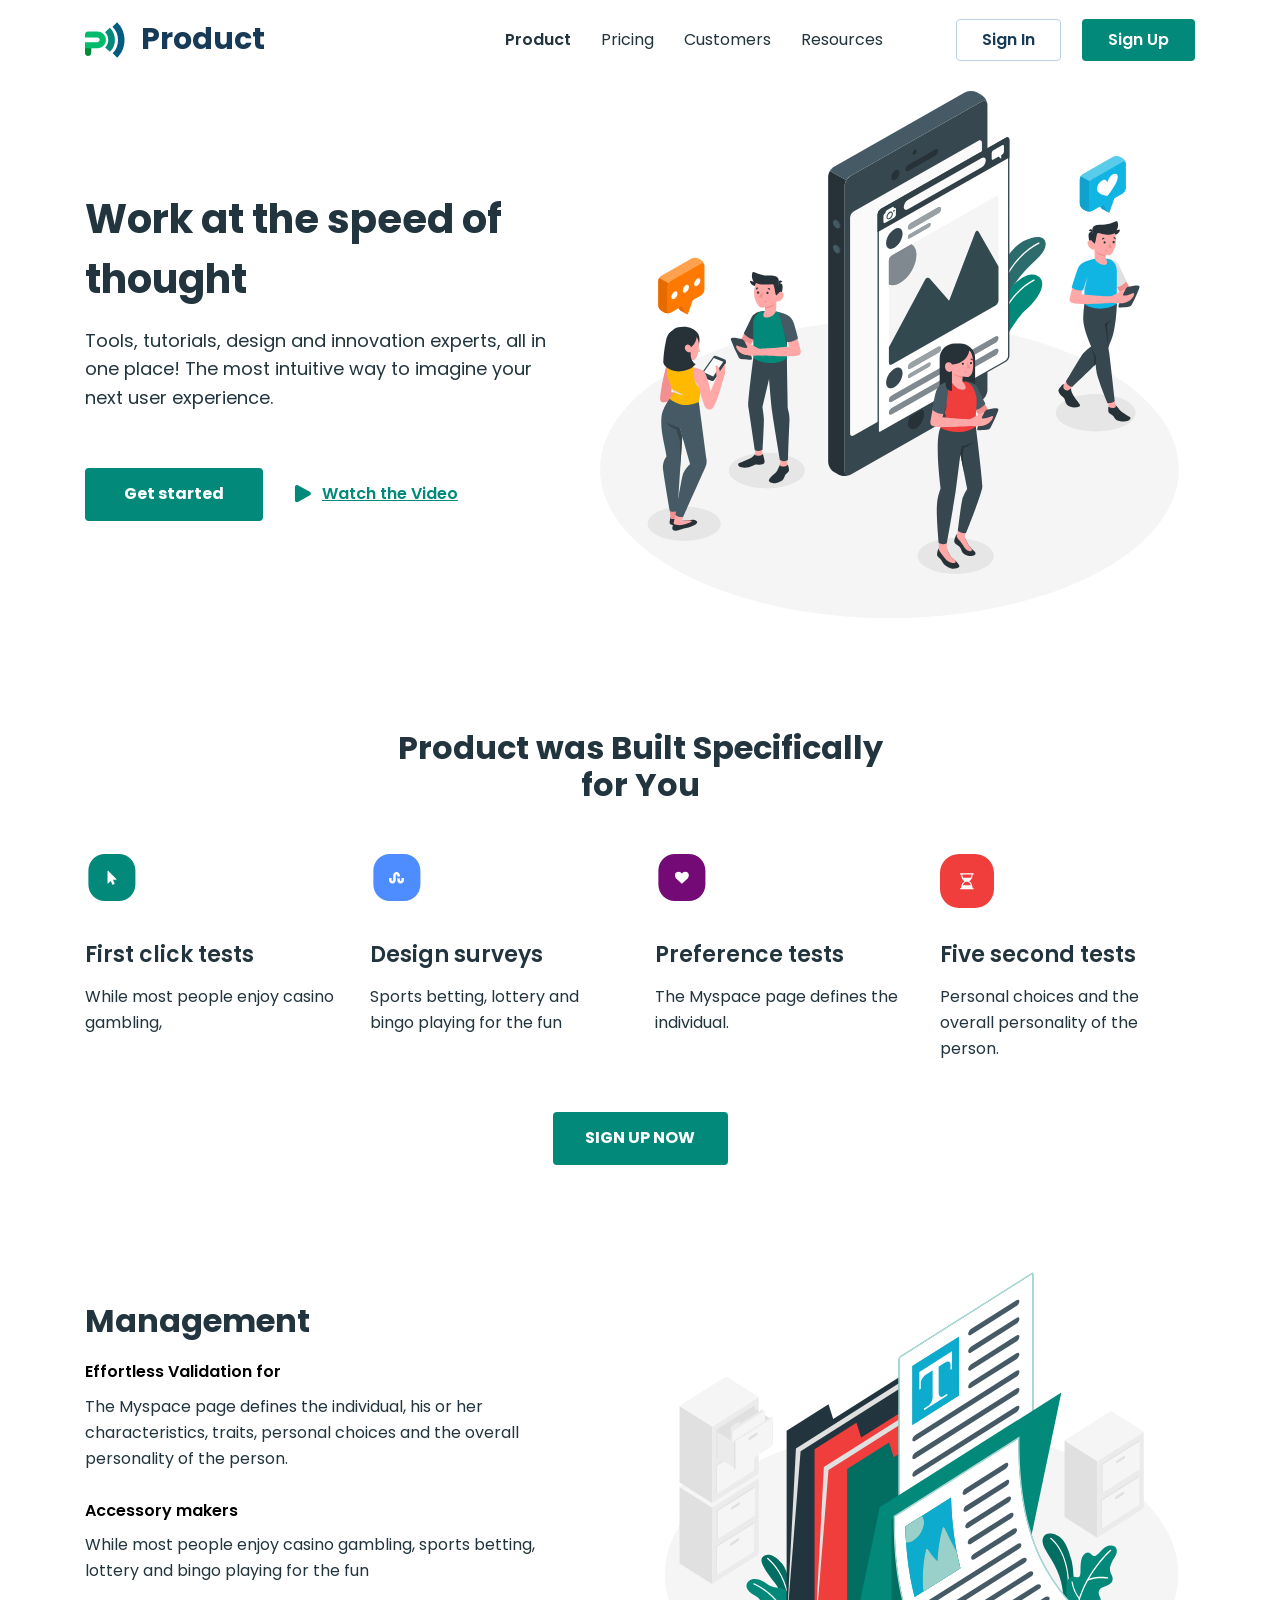
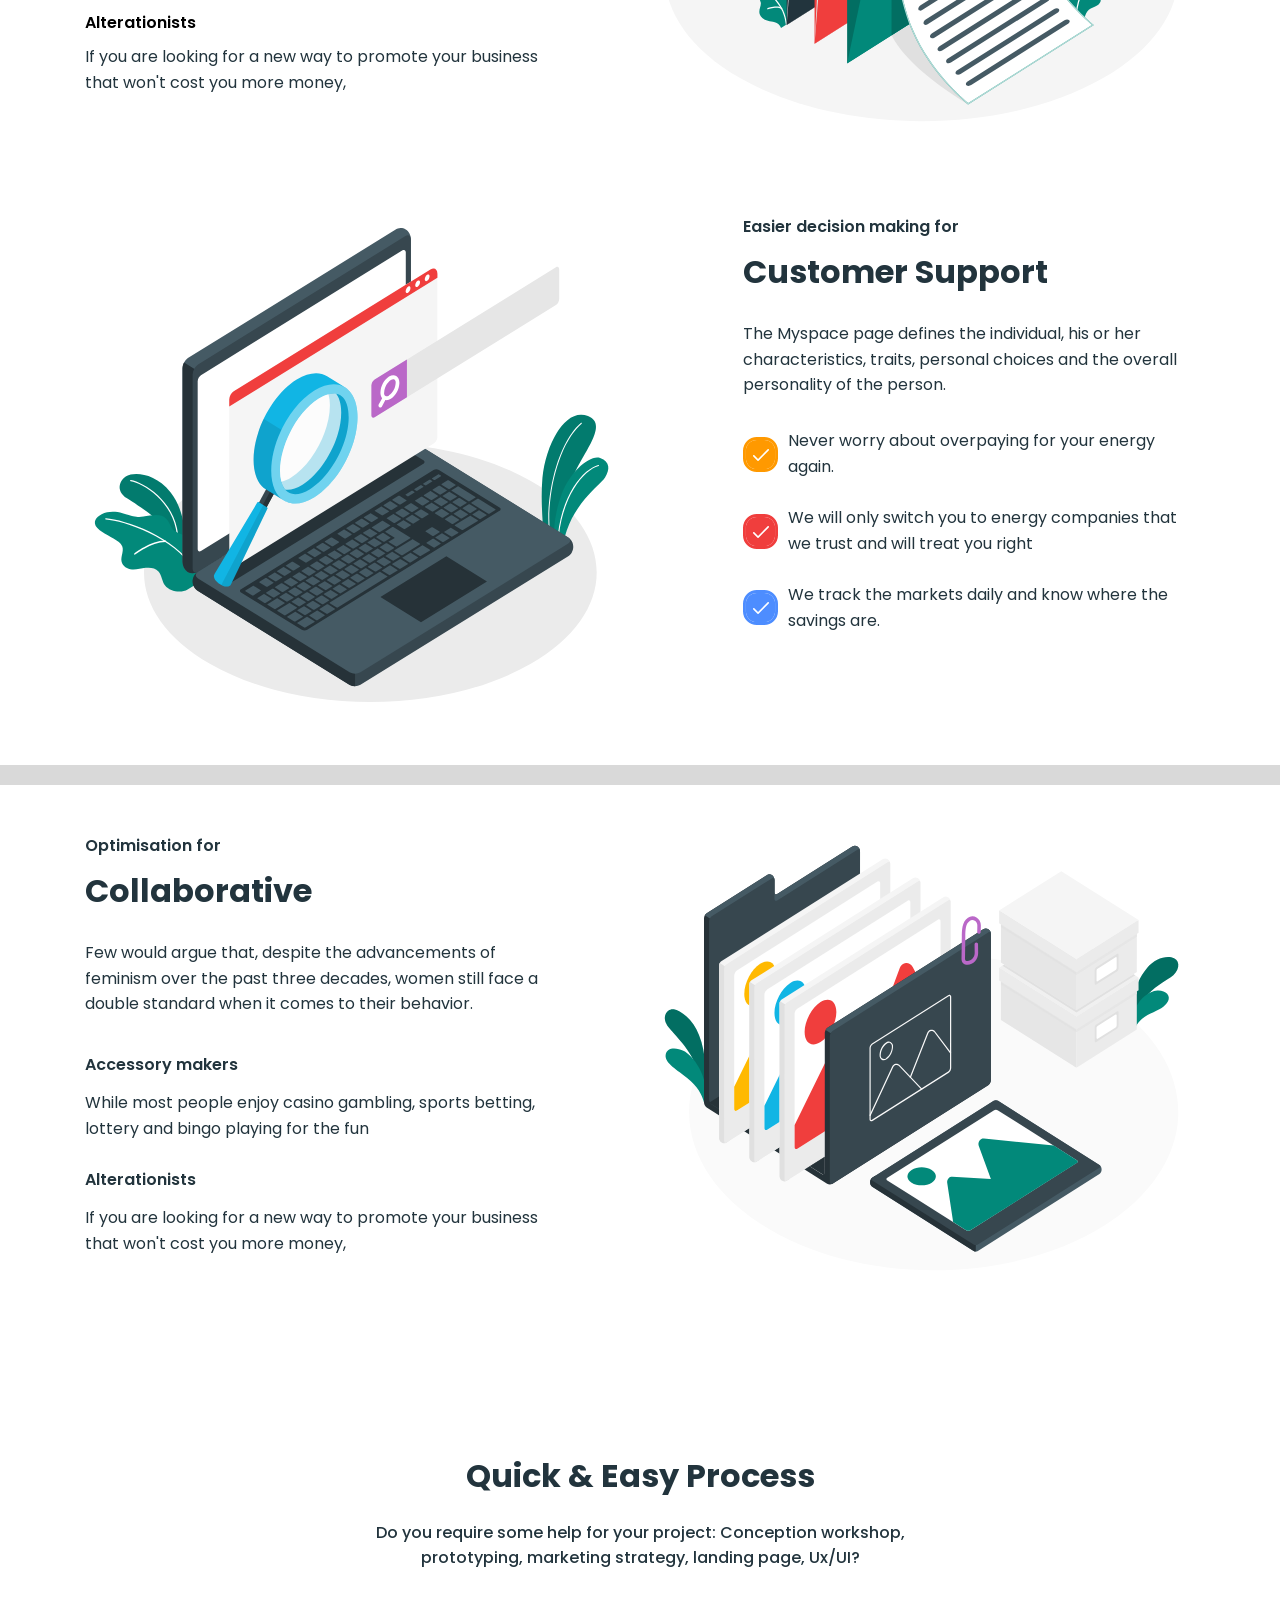
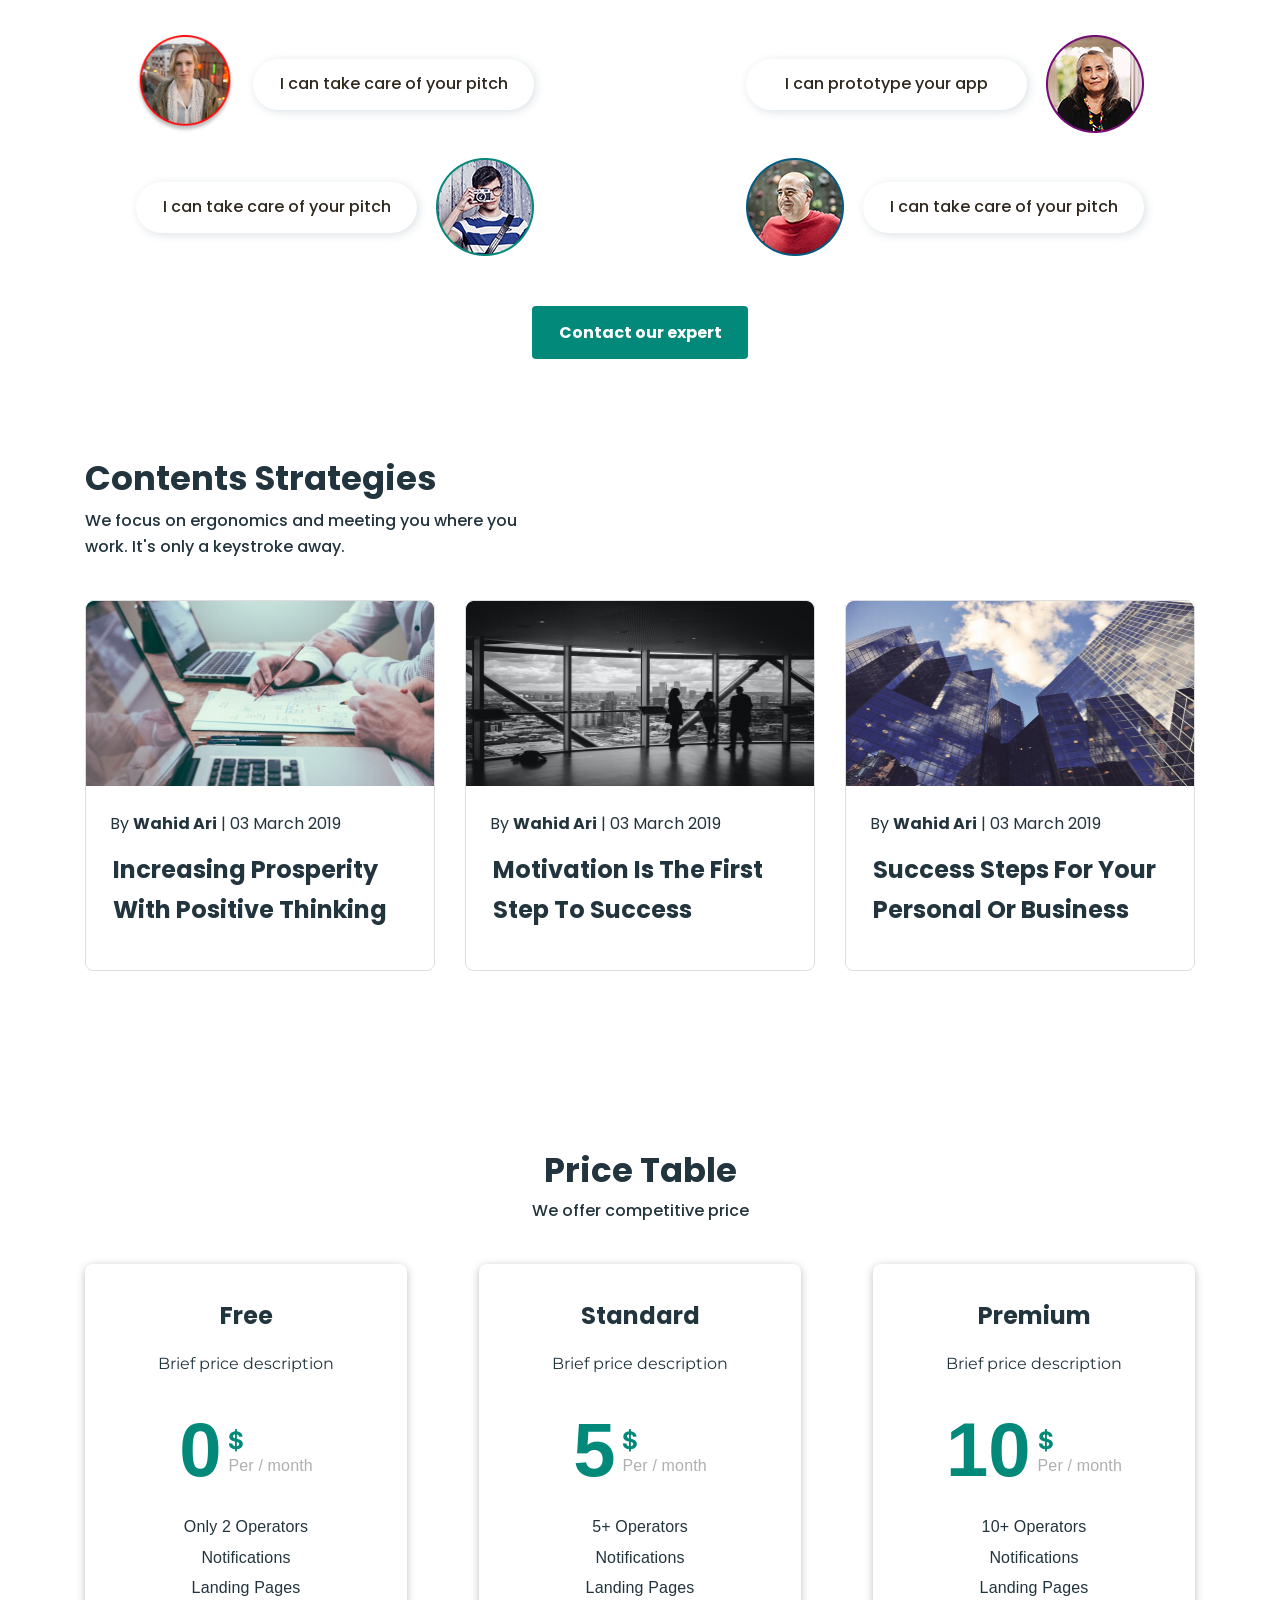
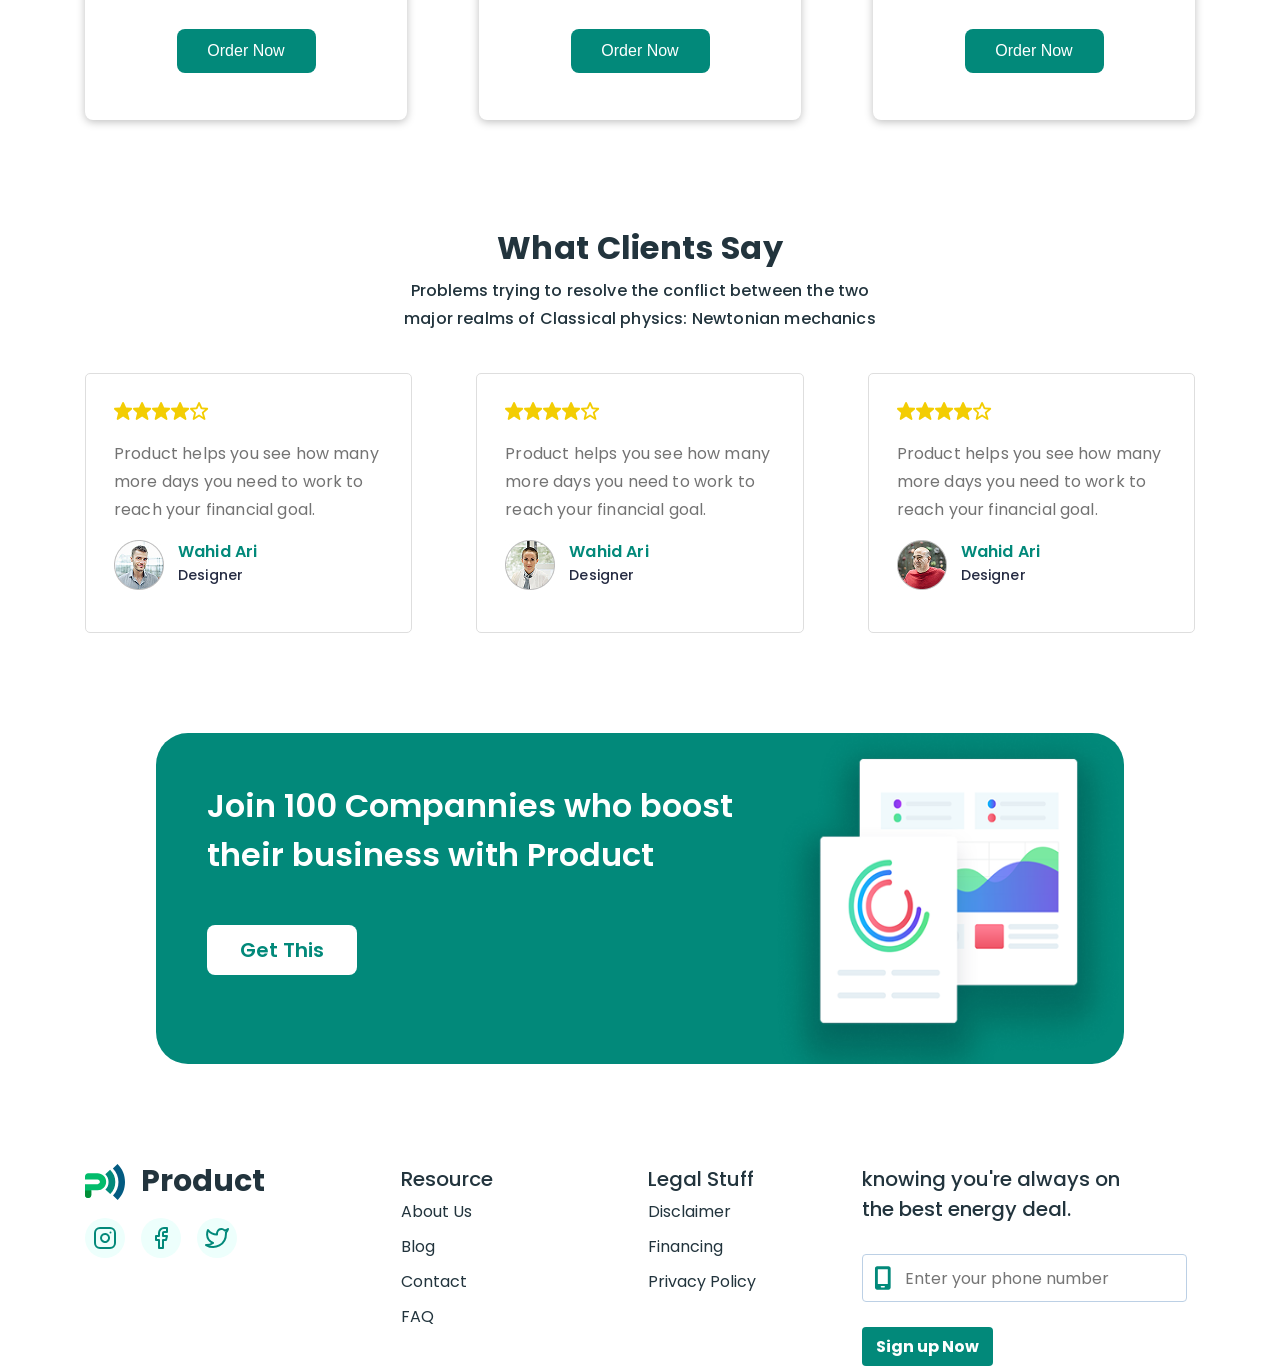
<file: index.html>
<!doctype html>
<html lang="en">
  <head>
    <meta charset="UTF-8" />
    <meta name="viewport" content="width=device-width, initial-scale=1.0" />
    <title>Business promotion</title>
    <link rel="preconnect" href="https://fonts.googleapis.com" />
    <link rel="preconnect" href="https://fonts.gstatic.com" crossorigin />
    <link
      href="https://fonts.googleapis.com/css2?family=Poppins:wght@400;500;600;700;800&display=swap"
      rel="stylesheet"
    />
    <link
      href="https://fonts.googleapis.com/css2?family=Inter:ital,opsz,wght@0,14..32,700;1,14..32,700&display=swap"
      rel="stylesheet"
    />
    <link
      href="https://fonts.googleapis.com/css2?family=Inter:ital,opsz,wght@0,14..32,700;1,14..32,700&family=Montserrat:ital,wght@0,100..900;1,100..900&display=swap"
      rel="stylesheet"
    />
    <link
      rel="stylesheet"
      href="https://cdnjs.cloudflare.com/ajax/libs/modern-normalize/3.0.1/modern-normalize.min.css"
      integrity="sha512-q6WgHqiHlKyOqslT/lgBgodhd03Wp4BEqKeW6nNtlOY4quzyG3VoQKFrieaCeSnuVseNKRGpGeDU3qPmabCANg=="
      crossorigin="anonymous"
      referrerpolicy="no-referrer"
    />
    <link rel="stylesheet" href="./css/styles.css" />
  </head>
  <body>
    <header>
      <div class="container header-container">
        <a href="./index.html" class="product-logo">
          <svg class="" width="40" height="36">
            <use href="./images/sprite.svg#icon-product-logo"></use>
          </svg>
          Product
        </a>

        <ul class="header-nav-list">
          <li><a href="./index.html">Product</a></li>
          <li><a href="./pricing.html">Pricing</a></li>
          <li><a href="./customers.html">Customers</a></li>
          <li><a href="">Resources</a></li>
        </ul>

        <ul class="header-btn">
          <li>
            <button type="button" class="btn btn-signin-header">Sign In</button>
          </li>
          <li>
            <button type="button" class="btn btn-signup-header">Sign Up</button>
          </li>
        </ul>
        <button class="header-mobile-burger-button">
          <svg class="icon-burger-menu-mobile" width="28" height="31">
            <use href="./images/sprite.svg#icon-burger-menu-mobile"></use>
          </svg>
        </button>
      </div>
    </header>

    <main>
      <!-- #region SECTION HERO -->
      <section class="section section-hero">
        <div class="container hero-container">
          <div class="hero-interactive">
            <h1 class="title title-hero">Work at the speed of thought</h1>
            <p class="text text-hero">
              Tools, tutorials, design and innovation experts, all in one place!
              The most intuitive way to imagine your next user experience.
            </p>
            <div class="hero-btn-link">
              <button type="button" class="btn btn-getstart">
                Get started
              </button>
              <a
                href="https://www.youtube.com/watch?v=y0sF5xhGreA"
                class="link-watchtvid"
                ><svg class="" width="20" height="18">
                  <use href="./images/sprite.svg#icon-watch"></use>
                </svg>
                Watch the Video</a
              >
            </div>
          </div>
          <svg class="hero-img" width="610" height="550">
            <use href="./images/sprite.svg#icon-hero-img"></use>
          </svg>
        </div>
      </section>

      <!-- #endregion SECTION HERO -->

      <!-- #region For You -->
      <section>
        <div class="container for-you-continer">
          <h2 class="section-title title-for-you">
            Product was Built Specifically for You
          </h2>

          <ul class="features">
            <li>
              <svg class="" width="54" height="54">
                <use href="./images/sprite.svg#icon-advantage-1"></use>
              </svg>

              <h3 class="title title-of-feature">First click tests</h3>
              <p class="text text-of-feature">
                While most people enjoy casino gambling,
              </p>
            </li>
            <li>
              <svg class="" width="54" height="54">
                <use href="./images/sprite.svg#icon-advantage-2"></use>
              </svg>

              <h3 class="title title-of-feature">Design surveys</h3>
              <p class="text text-of-feature">
                Sports betting, lottery and bingo playing for the fun
              </p>
            </li>
            <li>
              <svg class="" width="54" height="54">
                <use href="./images/sprite.svg#icon-advantage-3"></use>
              </svg>

              <h3 class="title title-of-feature">Preference tests</h3>
              <p class="text text-of-feature">
                The Myspace page defines the individual.
              </p>
            </li>
            <li>
              <svg class="" width="54" height="54">
                <use href="./images/sprite.svg#icon-advantage-4"></use>
              </svg>

              <h3 class="title title-of-feature">Five second tests</h3>
              <p class="text text-of-feature">
                Personal choices and the overall personality of the person.
              </p>
            </li>
          </ul>
          <button type="button" class="btn btn-signup-foryou">
            sign up now
          </button>
        </div>
      </section>

      <!-- #endregion For You -->

      <!-- #region Management -->

      <section class="management-section">
        <div class="container management-container">
          <div class="left-side-management">
            <h2 class="title title-management">Management</h2>
            <ul>
              <li>
                <h3 class="subtitle sbtitle-management">
                  Effortless Validation for
                </h3>
                <p class="text text-management">
                  The Myspace page defines the individual, his or her<br />
                  characteristics, traits, personal choices and the overall<br />
                  personality of the person.
                </p>
              </li>
              <li>
                <h3 class="subtitle sbtitle-management">Accessory makers</h3>
                <p class="text text-management">
                  While most people enjoy casino gambling, sports betting,<br />
                  lottery and bingo playing for the fun
                </p>
              </li>
              <li>
                <h3 class="subtitle sbtitle-management">Alterationists</h3>
                <p class="text text-management">
                  If you are looking for a new way to promote your business<br />
                  that won't cost you more money,
                </p>
              </li>
            </ul>
          </div>

          <svg class="" width="540" height="500">
            <use href="./images/sprite.svg#management-img"></use>
          </svg>
        </div>
      </section>

      <!-- #endregion Management -->

      <!-- #region Customer Support -->
      <section class="customer-support">
        <div class="container customer-container">
          <div class="right-side-support">
            <p class="text text-support">Easier decision making for</p>
            <h2 class="title title-support">Customer Support</h2>
            <p class="text scnd-text-support">
              The Myspace page defines the individual, his or her
              characteristics, traits, personal choices and the overall
              personality of the person.
            </p>
            <ul>
              <li>
                <svg width="35" height="35">
                  <use href="./images/sprite.svg#check-yellow"></use>
                </svg>
                <p class="text point-text-support">
                  Never worry about overpaying for your energy again.
                </p>
              </li>
              <li>
                <svg width="35" height="35">
                  <use href="./images/sprite.svg#check-red"></use>
                </svg>
                <p class="text point-text-support">
                  We will only switch you to energy companies that we trust and
                  will treat you right
                </p>
              </li>
              <li>
                <svg width="35" height="35">
                  <use href="./images/sprite.svg#check-blue"></use>
                </svg>
                <p class="text point-text-support">
                  We track the markets daily and know where the savings are.
                </p>
              </li>
            </ul>
          </div>
          <svg class="hero-img" width="540" height="500">
            <use href="./images/sprite.svg#customer-support"></use>
          </svg>
        </div>

        <div class="box-customer"></div>
      </section>

      <!-- #endregion Support -->

      <!-- #region Collaborative -->
      <section class="collaborative-section">
        <div class="container collaborative-container">
          <div class="left-side-collaborative">
            <p class="text text-collaborative">Optimisation for</p>
            <h3 class="title title-collaborative">Collaborative</h3>
            <p class="text scnd-text-collaborative">
              Few would argue that, despite the advancements of feminism over
              the past three decades, women still face a double standard when it
              comes to their behavior.
            </p>
            <ul>
              <li>
                <h4 class="subtitle sbtitle-collaborative">Accessory makers</h4>
                <p class="text point-text-collaborative">
                  While most people enjoy casino gambling, sports betting,
                  lottery and bingo playing for the fun
                </p>
              </li>
              <li>
                <h4 class="subtitle sbtitle-collaborative">Alterationists</h4>
                <p class="text point-text-collaborative">
                  If you are looking for a new way to promote your business that
                  won't cost you more money,
                </p>
              </li>
            </ul>
          </div>

          <svg width="540" height="500">
            <use href="./images/big-sprite.svg#collaboration-img"></use>
          </svg>
        </div>
      </section>

      <!-- #endregion Collaborative -->

      <!-- #region Easy Process -->

      <section class="easy-process-sectoion">
        <div class="container ease-process-container">
          <h2 class="section-title title-easy-process">Quick & Easy Process</h2>
          <p class="text text-easy-process">
            Do you require some help for your project: Conception workshop,
            prototyping, marketing strategy, landing page, Ux/UI?
          </p>
          <ul>
            <li>
              <div class="message">
                <p class="text item-text-process">
                  I can take care of your pitch
                </p>
              </div>
              <img
                src="./images/young-lady.jpg"
                alt="young lady"
                width="98"
                height="98"
              />
            </li>
            <li>
              <div class="message">
                <p class="text item-text-process">I can prototype your app</p>
              </div>
              <img
                src="./images/granny.jpg"
                alt="boy with a camera"
                width="98"
                height="98"
              />
            </li>
            <li>
              <div class="message">
                <p class="text item-text-process">
                  I can take care of your pitch
                </p>
              </div>
              <img
                src="./images/boy-camera.jpg"
                alt="old man"
                width="98"
                height="98"
              />
            </li>
            <li>
              <div class="message">
                <p class="text item-text-process">
                  I can take care of your pitch
                </p>
              </div>
              <img
                src="./images/old-man.jpg"
                alt="granny"
                width="98"
                height="98"
              />
            </li>
          </ul>
          <button type="button" class="btn btn-contact-expert">
            Contact our expert
          </button>
        </div>
      </section>

      <!-- #endregion Easy Process -->

      <!-- #region Strategies -->

      <section class="section section-strategies">
        <div class="container strategies-container">
          <h2 class="section-title title-strategies">Contents Strategies</h2>
          <p class="text text-strategies">
            We focus on ergonomics and meeting you where you work. It's only a
            keystroke away.
          </p>
          <ul>
            <li>
              <img
                src="./images/papers-laptops.jpg"
                alt="working-process"
                width="350"
                height="185"
              />
              <p class="text point-text-strategies">
                By <span class="name-accent">Wahid Ari</span> | 03 March 2019
              </p>
              <h3 class="subtitle sbttitle-strategies">
                Increasing Prosperity With Positive Thinking
              </h3>
            </li>
            <li>
              <img
                src="./images/ink-people-buildings.jpg"
                alt="people-standing-in-front-of-the-window"
                width="350"
                height="185"
              />
              <p class="text point-text-strategies">
                By <span class="name-accent">Wahid Ari</span> | 03 March 2019
              </p>
              <h3 class="subtitle sbttitle-strategies">
                Motivation Is The First Step To Success
              </h3>
            </li>
            <li>
              <img
                src="./images/glass-buildings.jpg"
                alt="skyscrapers"
                width="350"
                height="185"
              />
              <p class="text point-text-strategies">
                By <span class="name-accent">Wahid Ari</span> | 03 March 2019
              </p>
              <h3 class="subtitle sbttitle-strategies">
                Success Steps For Your Personal Or Business
              </h3>
            </li>
          </ul>
        </div>
      </section>

      <!-- #endregion Strategies -->

      <!-- #region Price -->

      <section class="price-section">
        <div class="container price-container">
          <h2 class="section-title title-price">Price Table</h2>
          <p class="text text-price">We offer competitive price</p>

          <ul class="price-cards">
            <li class="price-card">
              <h3 class="title-card">Free</h3>
              <p class="text text-card">Brief price description</p>
              <div class="price-tag">
                <p class="price-number-card">0</p>
                <div class="right-side">
                  <p class="dollar-sign">&#36;</p>
                  <p class="month">Per / month</p>
                </div>
              </div>
              <ul class="explain-price-items">
                <li>Only 2 Operators</li>
                <li>Notifications</li>
                <li>Landing Pages</li>
              </ul>
              <button type="button" class="btn btn-price-order-now">
                Order Now
              </button>
            </li>
            <li class="price-card">
              <h3 class="title-card">Standard</h3>
              <p class="text text-card">Brief price description</p>
              <div class="price-tag">
                <p class="price-number-card">5</p>
                <div class="right-side">
                  <p class="dollar-sign">&#36;</p>
                  <p class="month">Per / month</p>
                </div>
              </div>
              <ul class="explain-price-items">
                <li>5+ Operators</li>
                <li>Notifications</li>
                <li>Landing Pages</li>
              </ul>
              <button type="button" class="btn btn-price-order-now">
                Order Now
              </button>
            </li>
            <li class="price-card">
              <h3 class="title-card">Premium</h3>
              <p class="text text-card">Brief price description</p>
              <div class="price-tag">
                <p class="price-number-card">10</p>
                <div class="right-side">
                  <p class="dollar-sign">&#36;</p>
                  <p class="month">Per / month</p>
                </div>
              </div>
              <ul class="explain-price-items">
                <li>10+ Operators</li>
                <li>Notifications</li>
                <li>Landing Pages</li>
              </ul>
              <button type="button" class="btn btn-price-order-now">
                Order Now
              </button>
            </li>
          </ul>
        </div>
      </section>

      <!-- #endregion Price -->

      <!-- #region Clients say -->
      <section class="section cliets-say-section">
        <div class="container clients-container">
          <h2 class="section-title title-cliets-say-sectoin">
            What Clients Say
          </h2>
          <p class="text text-cliets-say-section">
            Problems trying to resolve the conflict between the two major realms
            of Classical physics: Newtonian mechanics
          </p>
          <ul class="user-cards">
            <li class="user-card">
              <ul class="stars">
                <li>
                  <svg class="star-icon" width="19" height="18">
                    <use href="./images/sprite.svg#star-icon"></use>
                  </svg>
                </li>
                <li>
                  <svg class="star-icon" width="19" height="18">
                    <use href="./images/sprite.svg#star-icon"></use>
                  </svg>
                </li>
                <li>
                  <svg class="star-icon" width="19" height="18">
                    <use href="./images/sprite.svg#star-icon"></use>
                  </svg>
                </li>
                <li>
                  <svg class="star-icon" width="19" height="18">
                    <use href="./images/sprite.svg#star-icon"></use>
                  </svg>
                </li>
                <li>
                  <svg class="star-icon" width="19" height="18">
                    <use href="./images/sprite.svg#icon-empty-star"></use>
                  </svg>
                </li>
              </ul>
              <p class="text-comment">
                Product helps you see how many more days you need to work to
                reach your financial goal.
              </p>
              <div class="commentator">
                <img
                  src="./images/young-girl.jpg"
                  alt="young girl"
                  height="50"
                  width="50"
                />
                <ul>
                  <li class="user-name">Wahid Ari</li>
                  <li class="profession">Designer</li>
                </ul>
              </div>
            </li>
            <li class="user-card">
              <ul>
                <li class="stars">
                  <svg class="star-icon" width="19" height="18">
                    <use href="./images/sprite.svg#star-icon"></use>
                  </svg>
                </li>
                <li>
                  <svg class="star-icon" width="19" height="18">
                    <use href="./images/sprite.svg#star-icon"></use>
                  </svg>
                </li>
                <li>
                  <svg class="star-icon" width="19" height="18">
                    <use href="./images/sprite.svg#star-icon"></use>
                  </svg>
                </li>
                <li>
                  <svg class="star-icon" width="19" height="18">
                    <use href="./images/sprite.svg#star-icon"></use>
                  </svg>
                </li>
                <li>
                  <svg class="star-icon" width="19" height="18">
                    <use href="./images/sprite.svg#icon-empty-star"></use>
                  </svg>
                </li>
              </ul>
              <p class="text-comment">
                Product helps you see how many more days you need to work to
                reach your financial goal.
              </p>
              <div class="commentator">
                <img
                  src="./images/young-boy.jpg"
                  alt="young boy"
                  height="50"
                  width="50"
                />
                <ul>
                  <li class="user-name">Wahid Ari</li>
                  <li class="profession">Designer</li>
                </ul>
              </div>
            </li>
            <li class="user-card">
              <ul>
                <li class="stars">
                  <svg class="star-icon" width="19" height="18">
                    <use href="./images/sprite.svg#star-icon"></use>
                  </svg>
                </li>
                <li>
                  <svg class="star-icon" width="19" height="18">
                    <use href="./images/sprite.svg#star-icon"></use>
                  </svg>
                </li>
                <li>
                  <svg class="star-icon" width="19" height="18">
                    <use href="./images/sprite.svg#star-icon"></use>
                  </svg>
                </li>
                <li>
                  <svg class="star-icon" width="19" height="18">
                    <use href="./images/sprite.svg#star-icon"></use>
                  </svg>
                </li>
                <li>
                  <svg class="star-icon" width="19" height="18">
                    <use href="./images/sprite.svg#icon-empty-star"></use>
                  </svg>
                </li>
              </ul>
              <p class="text-comment">
                Product helps you see how many more days you need to work to
                reach your financial goal.
              </p>
              <div class="commentator">
                <img src="./images/man.jpg" alt="man" height="50" width="50" />
                <ul>
                  <li class="user-name">Wahid Ari</li>
                  <li class="profession">Designer</li>
                </ul>
              </div>
            </li>
          </ul>
        </div>
      </section>

      <!-- #endregion Clients say -->

      <!-- #region Join 100 -->
      <section class="section join-100-section">
        <div class="container container-join">
          <div class="card-join-100-section">
            <div class="left-side">
              <h2 class="section-title title-join-100-section">
                Join 100 Compannies who boost their business with Product
              </h2>
              <button type="button" class="btn btn-get-this">Get This</button>
            </div>
            <img
              src="./images/charts.png"
              alt="chrats and diagrams"
              width="351"
              height="331"
            />
          </div>
        </div>
      </section>
      <!-- #endregion Join hundred -->
    </main>

    <footer class="bottom-page">
      <h2 hidden>footer</h2>
      <div class="container footer-container">
        <div class="product-social-media">
          <a href="./index.html" class="product-logo-footer">
            <img src="./images/logo.svg" alt="Logo" width="40" height="36" />
            Product
          </a>

          <ul class="bottom-social-media-icon-container">
            <li>
              <svg class="bottom-social-media-icon" width="24" height="24">
                <use href="./images/sprite.svg#icon-footer-instagram"></use>
              </svg>
            </li>
            <li>
              <svg class="bottom-social-media-icon" width="24" height="24">
                <use href="./images/sprite.svg#icon-footer-facebook"></use>
              </svg>
            </li>
            <li>
              <svg class="bottom-social-media-icon" width="24" height="24">
                <use href="./images/sprite.svg#icon-footer-twitter"></use>
              </svg>
            </li>
          </ul>
        </div>

        <div class="bottom-nav-container">
          <h3 class="bottom-nav-title">Resource</h3>
          <nav class="nav bottom-nav">
            <ul class="bottom-nav-list">
              <li><a href="./index.html">About Us</a></li>
              <li><a href="./index.html">Blog</a></li>
              <li><a href="./index.html">Contact</a></li>
              <li><a href="./index.html">FAQ</a></li>
            </ul>
          </nav>
        </div>

        <div class="bottom-nav-container-second">
          <h3 class="bottom-nav-title-second">Legal Stuff</h3>
          <nav class="nav bottom-nav-second">
            <ul class="bottom-nav-list-second">
              <li><a href="./index.html">Disclaimer</a></li>
              <li><a href="./index.html">Financing</a></li>
              <li><a href="./index.html">Privacy Policy</a></li>
            </ul>
          </nav>
        </div>

        <div class="bottom-deal">
          <p class="text bottom-text-deal">
            knowing you're always on the best energy deal.
          </p>
          <form class="form footer-phone-form">
            <input
              class="form-input footer-phone-input"
              type="tel"
              name="x"
              id="x"
              placeholder="Enter your phone number"
            />
            <svg class="icon-footer-mobile" width="18" height="28">
              <use href="./images/sprite.svg#icon-footer-mobile"></use>
            </svg>

            <button type="submit" class="btn btn-bottom-sign-up">
              Sign up Now
            </button>
          </form>
        </div>
      </div>
    </footer>

    <!-- #region mobile header menu -->

    <div class="menu-mobile-header-wrapper is-hidden">
      <div class="header-mobile-menu is-open">
        <button class="header-mobile-menu-close">
          <svg class="icon-popup-close">
            <use href="./images/sprite.svg#icon-popup-close"></use>
          </svg>
        </button>
        <ul class="header-mob-menu-nav-list">
          <li><a href="./index.html">Product</a></li>
          <li><a href="./pricing.html">Pricing</a></li>
          <li><a href="./customers.html">Customers</a></li>
          <li><a href="">Resources</a></li>
        </ul>

        <ul class="header-mob-menu-btn">
          <li>
            <button type="button" class="btn btn-signin-header">Sign In</button>
          </li>
          <li>
            <button type="button" class="btn btn-signup-header">Sign Up</button>
          </li>
        </ul>
      </div>
    </div>

    <!-- #endregion mobile header menu -->
  </body>
</html>
</file>
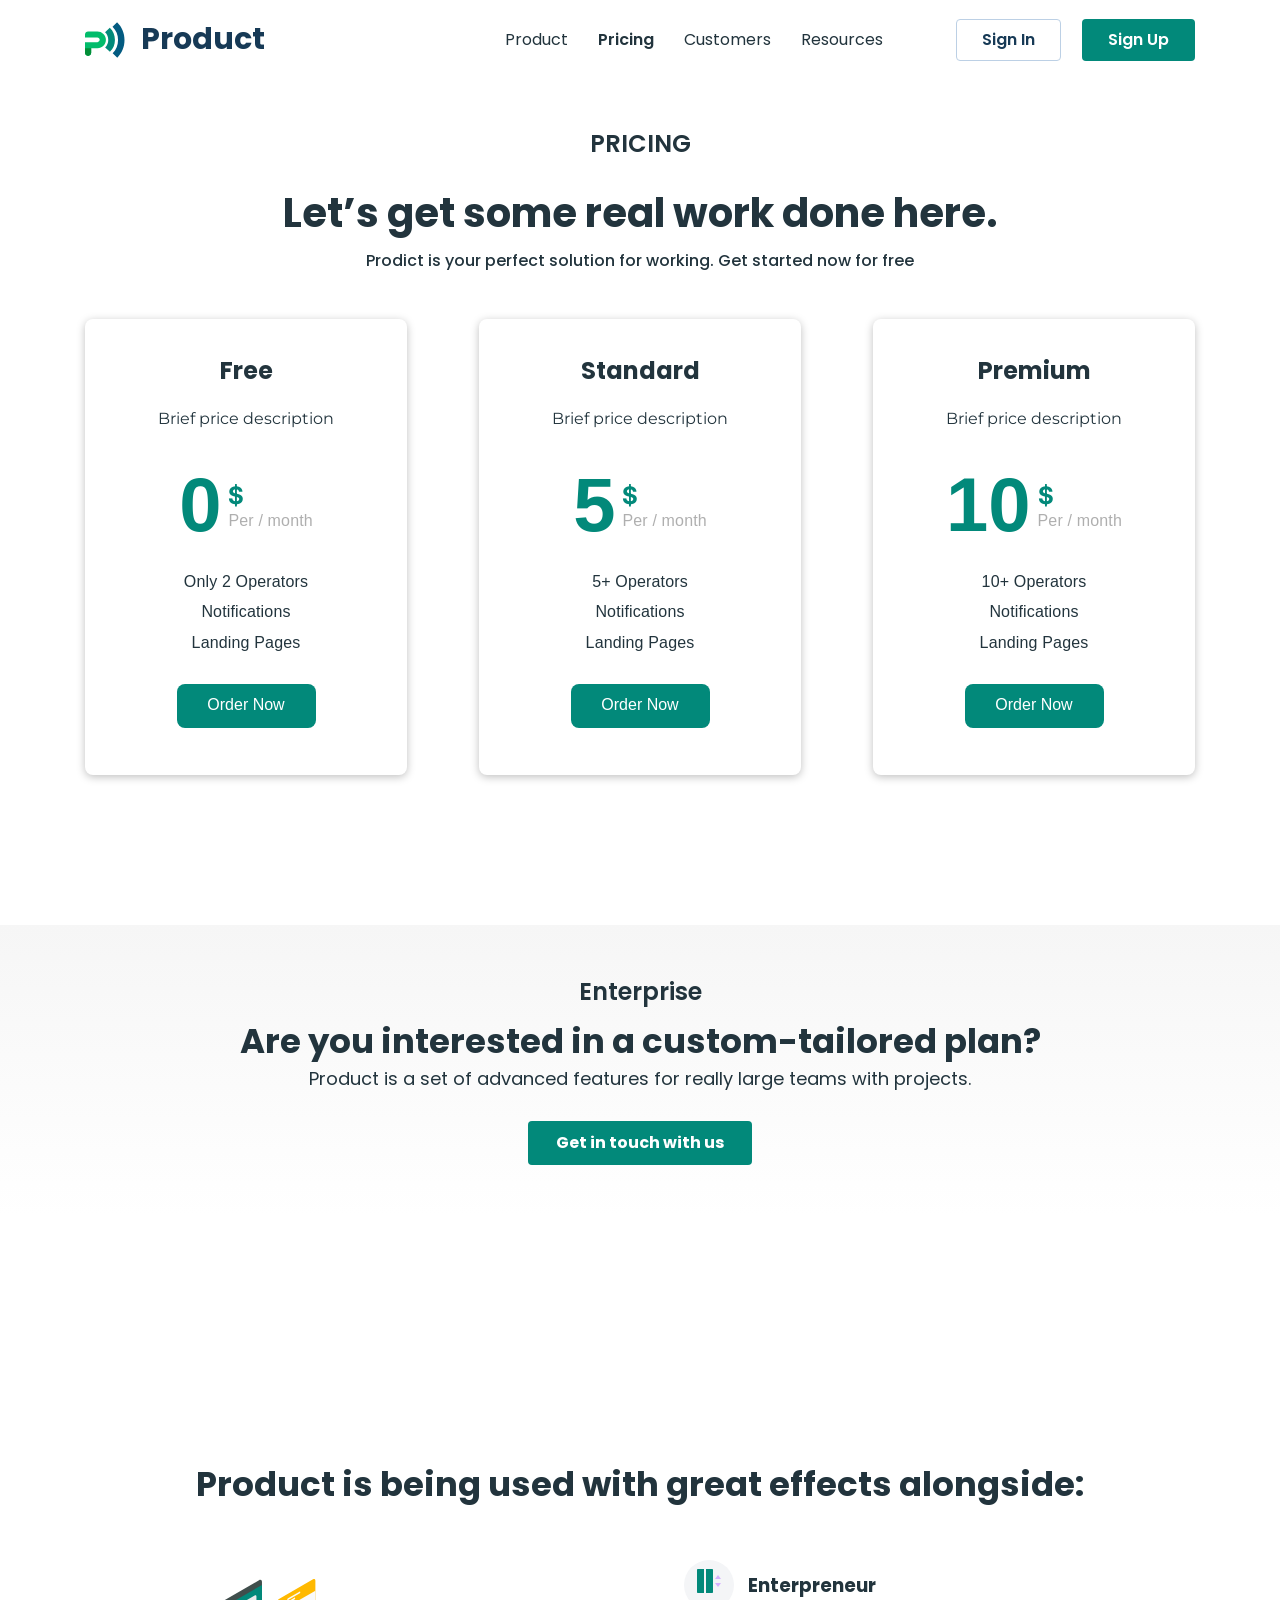
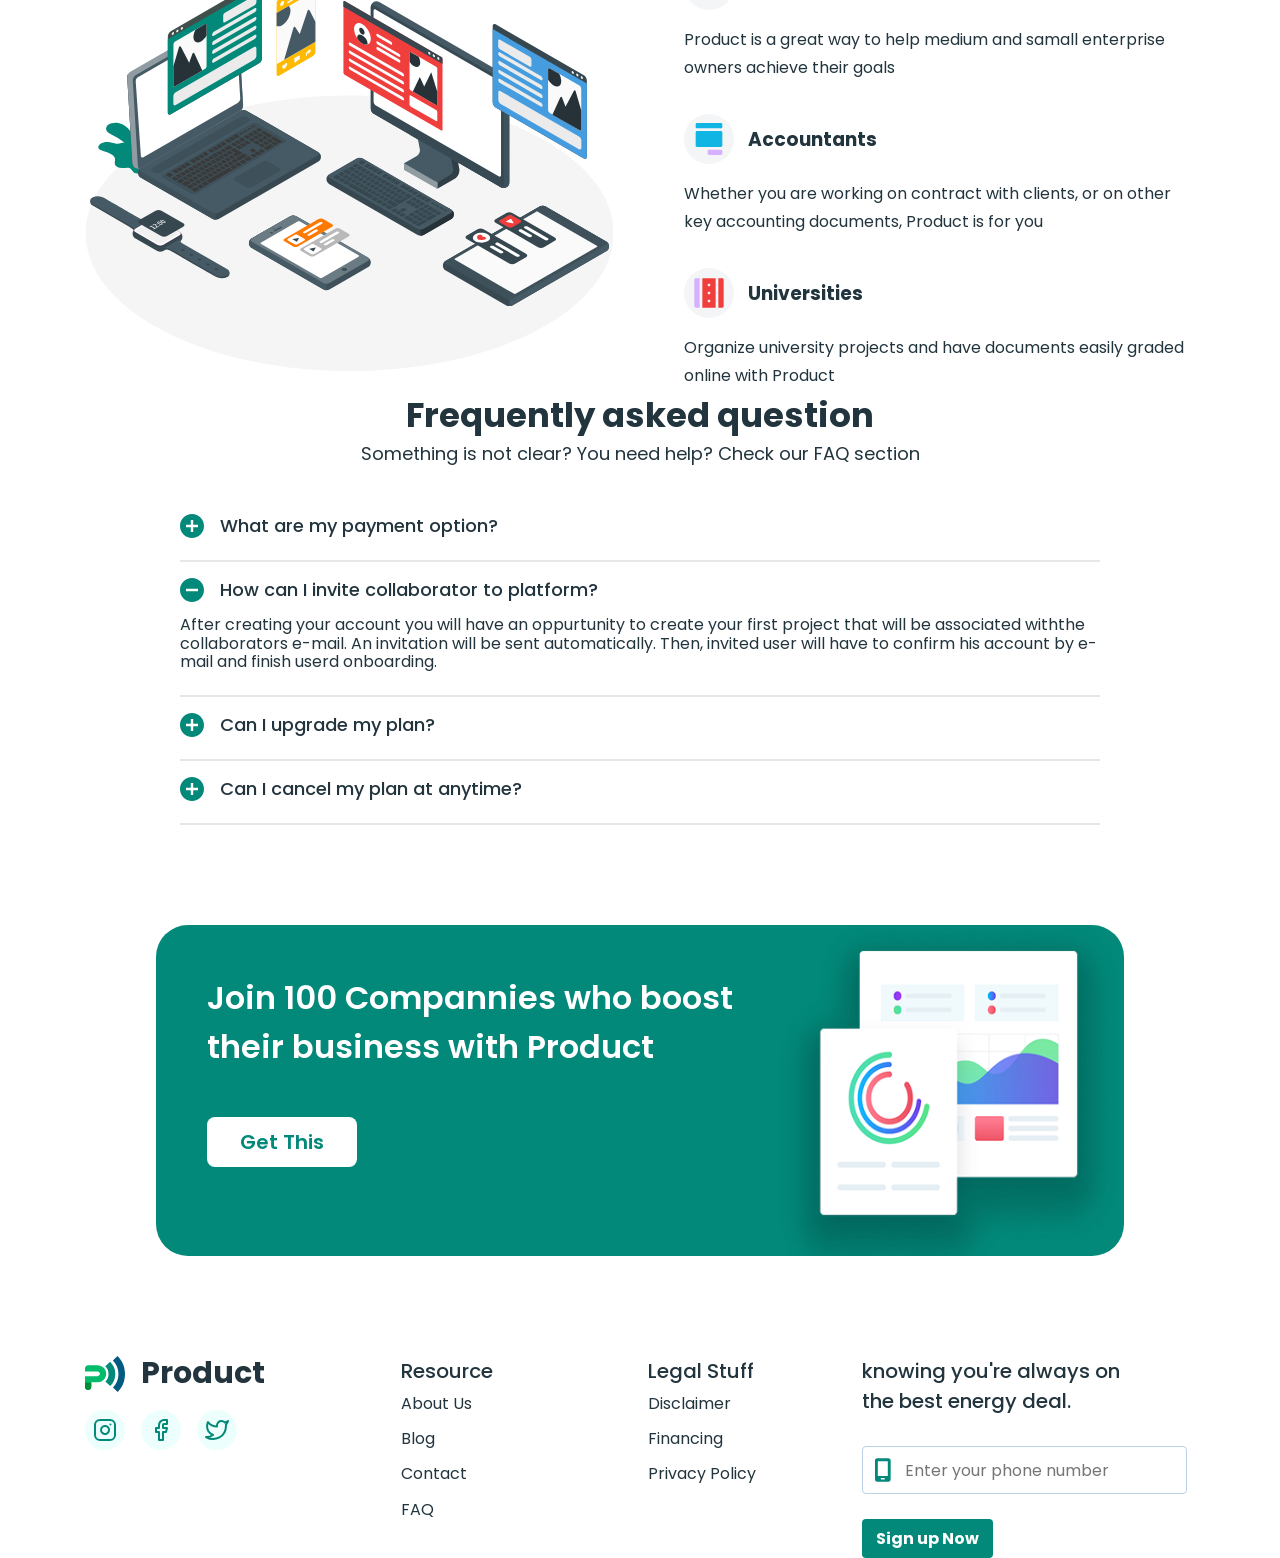
<file: pricing.html>
<!doctype html>
<html lang="en">
  <head>
    <meta charset="UTF-8" />
    <meta name="viewport" content="width=device-width, initial-scale=1.0" />
    <title>Business promotion - Pricing</title>
    <link rel="preconnect" href="https://fonts.googleapis.com" />
    <link rel="preconnect" href="https://fonts.gstatic.com" crossorigin />
    <link
      href="https://fonts.googleapis.com/css2?family=Poppins:wght@400;500;600;700;800&display=swap"
      rel="stylesheet"
    />
    <link
      href="https://fonts.googleapis.com/css2?family=Inter:ital,opsz,wght@0,14..32,700;1,14..32,700&display=swap"
      rel="stylesheet"
    />
    <link
      href="https://fonts.googleapis.com/css2?family=Inter:ital,opsz,wght@0,14..32,700;1,14..32,700&family=Montserrat:ital,wght@0,100..900;1,100..900&display=swap"
      rel="stylesheet"
    />
    <link
      rel="stylesheet"
      href="https://cdnjs.cloudflare.com/ajax/libs/modern-normalize/3.0.1/modern-normalize.min.css"
      integrity="sha512-q6WgHqiHlKyOqslT/lgBgodhd03Wp4BEqKeW6nNtlOY4quzyG3VoQKFrieaCeSnuVseNKRGpGeDU3qPmabCANg=="
      crossorigin="anonymous"
      referrerpolicy="no-referrer"
    />
    <link rel="stylesheet" href="./css/pricing.css" />
  </head>
  <body>
    <header>
      <div class="container header-container">
        <a href="./index.html" class="product-logo">
          <svg class="" width="40" height="36">
            <use href="./images/sprite.svg#icon-product-logo"></use>
          </svg>
          Product
        </a>

        <ul class="header-nav-list">
          <li><a href="./index.html">Product</a></li>
          <li><a href="./pricing.html">Pricing</a></li>
          <li><a href="./customers.html">Customers</a></li>
          <li><a href="">Resources</a></li>
        </ul>

        <ul class="header-btn">
          <li>
            <button type="button" class="btn btn-signin-header">Sign In</button>
          </li>
          <li>
            <button type="button" class="btn btn-signup-header">Sign Up</button>
          </li>
        </ul>
        <button class="header-mobile-burger-button">
          <svg class="icon-burger-menu-mobile" width="28" height="31">
            <use href="./images/sprite.svg#icon-burger-menu-mobile"></use>
          </svg>
        </button>
      </div>
    </header>

    <!-- #region Pricing -->
    <section>
      <div class="container pricing-container">
        <h2>pricing</h2>
        <h3 class="pricing-second-title">
          Let’s get some real work done here.
        </h3>
        <p>
          Prodict is your perfect solution for working. Get started now for free
        </p>
        <ul class="price-cards">
          <li class="price-card">
            <h3 class="title-card">Free</h3>
            <p class="text text-card">Brief price description</p>
            <div class="price-tag">
              <p class="price-number-card">0</p>
              <div class="right-side">
                <p class="dollar-sign">&#36;</p>
                <p class="month">Per / month</p>
              </div>
            </div>
            <ul class="explain-price-items">
              <li>Only 2 Operators</li>
              <li>Notifications</li>
              <li>Landing Pages</li>
            </ul>
            <button type="button" class="btn btn-price-order-now">
              Order Now
            </button>
          </li>
          <li class="price-card">
            <h3 class="title-card">Standard</h3>
            <p class="text text-card">Brief price description</p>
            <div class="price-tag">
              <p class="price-number-card">5</p>
              <div class="right-side">
                <p class="dollar-sign">&#36;</p>
                <p class="month">Per / month</p>
              </div>
            </div>
            <ul class="explain-price-items">
              <li>5+ Operators</li>
              <li>Notifications</li>
              <li>Landing Pages</li>
            </ul>
            <button type="button" class="btn btn-price-order-now">
              Order Now
            </button>
          </li>
          <li class="price-card">
            <h3 class="title-card">Premium</h3>
            <p class="text text-card">Brief price description</p>
            <div class="price-tag">
              <p class="price-number-card">10</p>
              <div class="right-side">
                <p class="dollar-sign">&#36;</p>
                <p class="month">Per / month</p>
              </div>
            </div>
            <ul class="explain-price-items">
              <li>10+ Operators</li>
              <li>Notifications</li>
              <li>Landing Pages</li>
            </ul>
            <button type="button" class="btn btn-price-order-now">
              Order Now
            </button>
          </li>
        </ul>
      </div>
    </section>
    <!-- #endregion Pricing -->

    <!-- #region Enterprice -->
    <section class="section-enterprice">
      <div class="container enterprice-container">
        <h2>Enterprise</h2>
        <h3>Are you interested in a custom-tailored plan?</h3>
        <p>
          Product is a set of advanced features for really large teams with
          projects.
        </p>
        <button type="button" class="btn btn-with-us">
          Get in touch with us
        </button>
      </div>
    </section>
    <!-- #endregion Enterprice -->

    <!-- #region Is Used -->
    <section class="section-is-used">
      <div class="container is-used-container">
        <h2>Product is being used with great effects alongside:</h2>
        <div class="is-used-main-content-wrapper">
          <svg class="" width="528" height="392">
            <use href="./images/sprite.svg#icon-device"></use>
          </svg>

          <ul class="item-is-used">
            <li>
              <div class="name-item-is-used">
                <div class="is-used-icon-wrapper">
                  <svg class="" width="32" height="32">
                    <use href="./images/sprite.svg#icon-enterpreneur"></use>
                  </svg>
                </div>
                <h3>Enterpreneur</h3>
              </div>
              <p>
                Product is a great way to help medium and samall enterprise
                owners achieve their goals
              </p>
            </li>
            <li>
              <div class="name-item-is-used">
                <div class="is-used-icon-wrapper">
                  <svg class="" width="32" height="32">
                    <use href="./images/sprite.svg#icon-accountants"></use>
                  </svg>
                </div>
                <h3>Accountants</h3>
              </div>
              <p>
                Whether you are working on contract with clients, or on other
                key accounting documents, Product is for you
              </p>
            </li>
            <li>
              <div class="name-item-is-used">
                <div class="is-used-icon-wrapper">
                  <svg class="" width="32" height="32">
                    <use href="./images/sprite.svg#icon-universities"></use>
                  </svg>
                </div>
                <h3>Universities</h3>
              </div>
              <p>
                Organize university projects and have documents easily graded
                online with Product
              </p>
            </li>
          </ul>
        </div>
      </div>
    </section>
    <!-- #endregion Is Used -->

    <!-- #region Questions -->
    <section class="section-questions">
      <div class="container questions-container">
        <h2>Frequently asked question</h2>
        <p>Something is not clear? You need help? Check our FAQ section</p>
        <ul class="questions-list">
          <li>
            <div class="question-name">
              <svg class="" width="24" height="24">
                <use href="./images/sprite.svg#icon-plus-circle"></use>
              </svg>
              <h3>What are my payment option?</h3>
            </div>
            <div class="just-line"></div>
          </li>
          <li>
            <div class="question-name">
              <svg class="" width="24" height="24">
                <use href="./images/sprite.svg#icon-minus-circle"></use>
              </svg>
              <h3>How can I invite collaborator to platform?</h3>
            </div>
            <p>
              After creating your account you will have an oppurtunity to create
              your first project that will be associated withthe collaborators
              e-mail. An invitation will be sent automatically. Then, invited
              user will have to confirm his account by e-mail and finish userd
              onboarding.
            </p>
            <div class="just-line"></div>
          </li>
          <li>
            <div class="question-name">
              <svg class="" width="24" height="24">
                <use href="./images/sprite.svg#icon-plus-circle"></use>
              </svg>
              <h3>Can I upgrade my plan?</h3>
            </div>
            <div class="just-line"></div>
          </li>
          <li>
            <div class="question-name">
              <svg class="" width="24" height="24">
                <use href="./images/sprite.svg#icon-plus-circle"></use>
              </svg>
              <h3>Can I cancel my plan at anytime?</h3>
            </div>
            <div class="just-line"></div>
          </li>
        </ul>
      </div>
    </section>
    <!-- #endregion Questions -->

    <!-- #region Join 100 -->
    <section class="section join-100-section">
      <div class="container container-join">
        <div class="card-join-100-section">
          <div class="left-side">
            <h2 class="section-title title-join-100-section">
              Join 100 Compannies who boost their business with Product
            </h2>
            <button type="button" class="btn btn-get-this">Get This</button>
          </div>
          <img
            src="./images/charts.png"
            alt="chrats and diagrams"
            width="351"
            height="331"
          />
        </div>
      </div>
    </section>
    <!-- #endregion Join hundred -->

    <footer class="bottom-page">
      <h2 hidden>footer</h2>
      <div class="container footer-container">
        <div class="product-social-media">
          <a href="./index.html" class="product-logo-footer">
            <img src="./images/logo.svg" alt="Logo" width="40" height="36" />
            Product
          </a>

          <ul class="bottom-social-media-icon-container">
            <li>
              <svg class="bottom-social-media-icon" width="24" height="24">
                <use href="./images/sprite.svg#icon-footer-instagram"></use>
              </svg>
            </li>
            <li>
              <svg class="bottom-social-media-icon" width="24" height="24">
                <use href="./images/sprite.svg#icon-footer-facebook"></use>
              </svg>
            </li>
            <li>
              <svg class="bottom-social-media-icon" width="24" height="24">
                <use href="./images/sprite.svg#icon-footer-twitter"></use>
              </svg>
            </li>
          </ul>
        </div>

        <div class="bottom-nav-container">
          <h3 class="bottom-nav-title">Resource</h3>
          <nav class="nav bottom-nav">
            <ul class="bottom-nav-list">
              <li><a href="./index.html">About Us</a></li>
              <li><a href="./index.html">Blog</a></li>
              <li><a href="./index.html">Contact</a></li>
              <li><a href="./index.html">FAQ</a></li>
            </ul>
          </nav>
        </div>

        <div class="bottom-nav-container-second">
          <h3 class="bottom-nav-title-second">Legal Stuff</h3>
          <nav class="nav bottom-nav-second">
            <ul class="bottom-nav-list-second">
              <li><a href="./index.html">Disclaimer</a></li>
              <li><a href="./index.html">Financing</a></li>
              <li><a href="./index.html">Privacy Policy</a></li>
            </ul>
          </nav>
        </div>

        <div class="bottom-deal">
          <p class="text bottom-text-deal">
            knowing you're always on the best energy deal.
          </p>
          <form class="form footer-phone-form">
            <input
              class="form-input footer-phone-input"
              type="tel"
              name="x"
              id="x"
              placeholder="Enter your phone number"
            />
            <svg class="icon-footer-mobile" width="18" height="28">
              <use href="./images/sprite.svg#icon-footer-mobile"></use>
            </svg>

            <button type="submit" class="btn btn-bottom-sign-up">
              Sign up Now
            </button>
          </form>
        </div>
      </div>
    </footer>

    <!-- #region mobile header menu -->

    <div class="menu-mobile-header-wrapper is-hidden">
      <div class="header-mobile-menu is-open">
        <button class="header-mobile-menu-close">
          <svg class="icon-popup-close">
            <use href="./images/sprite.svg#icon-popup-close"></use>
          </svg>
        </button>
        <ul class="header-mob-menu-nav-list">
          <li><a href="./index.html">Product</a></li>
          <li><a href="./pricing.html">Pricing</a></li>
          <li><a href="./customers.html">Customers</a></li>
          <li><a href="">Resources</a></li>
        </ul>

        <ul class="header-mob-menu-btn">
          <li>
            <button type="button" class="btn btn-signin-header">Sign In</button>
          </li>
          <li>
            <button type="button" class="btn btn-signup-header">Sign Up</button>
          </li>
        </ul>
      </div>
    </div>

    <!-- #endregion mobile header menu -->
  </body>
</html>
</file>
<file: css/styles.css>
/*  #region BASE STYLES */

*,
*::before,
*::after {
  box-sizing: border-box;
}

:root {
  --accent-color: #02897a;
  --main-color: #22343d;
}
body {
  font-family: "Poppins";
}

ul,
ol {
  list-style-type: none;
  padding: 0;
  margin: 0;
}

a {
  text-decoration: none;
  cursor: pointer;
}

p {
  margin: 0;
}

button {
  border: none;
  border-radius: 4px;
  cursor: pointer;
}

.text {
  font-weight: 400;
  font-size: 18px;
  line-height: 156%;
}

.title {
  font-weight: 700;
  font-size: 40px;
  line-height: 150%;
}

h1,
h2,
h3,
h4,
h5,
h6 {
  margin: 0;
}

img {
  display: block;
  max-width: 100%;
}

svg {
  flex-shrink: 0;
}

.container {
  /* box-sizing: content-box; */
  max-width: 1150px;
  padding: 0 20px;
  margin: 0 auto;
}

/* #endregion BASE STYLES */

/* #region header */

header a {
  color: var(--main-color);
}

.header-container {
  display: flex;
  justify-content: space-between;
}

.product-logo {
  font-weight: 700;
  font-size: 30px;
  line-height: 93%;
  color: #173a56;
  display: flex;
  align-items: center;
  gap: 16px;
}

.header-nav-list {
  font-weight: 400;
  font-size: 16px;
  line-height: 175%;
  display: flex;
  gap: 30px;
  align-items: center;
  flex-grow: 1;
  justify-content: flex-end;
  padding-right: 73px;
}

.header-nav-list li {
  padding: 26px 0;
}

.header-nav-list li:nth-child(1) a {
  font-weight: 600;
}

.header-btn {
  display: flex;
  gap: 21px;
  align-items: center;
}

.btn-signin-header {
  background-color: inherit;
  font-weight: 600;
  font-size: 16px;
  text-align: center;
  color: #173a56;
  border-radius: 4px;
  border: 1px solid #bcd0e5;
  height: 42px;
  width: 105px;
}

.btn-signup-header {
  background-color: var(--accent-color);
  font-weight: 600;
  font-size: 16px;
  text-align: center;
  color: #fff;
  border-radius: 4px;
  height: 42px;
  width: 113px;
}

.header-mobile-burger-button {
  display: none;
}

@media screen and (max-width: 411px) {
  .header-container {
    box-shadow: 0 -2px 8px 0 rgba(0, 0, 0, 0.25);
    background: #fff;
  }

  .product-logo {
    padding: 18px 0 18px 12px;
  }
  .header-nav-list {
    display: none;
  }

  .header-btn {
    display: none;
  }

  .header-mobile-burger-button {
    background-color: transparent;
    outline: none;
    padding: 18px 7px 18px 18px;
  }

  .header-mobile-burger-button {
    display: block;
  }
}
/* #endregion header */

/* #region SECTION HERO */

.hero-container {
  display: flex;
  align-items: center;
  gap: 31px;
}

.hero-interactive {
  max-width: 467px;
}

.title-hero {
  color: var(--main-color);
  font-weight: 700;
  font-size: 40px;
  line-height: 150%;
  margin: 0 0 18px 0;
  max-width: 420px;
}

.text-hero {
  color: var(--main-color);
  font-weight: 400;
  font-size: 18px;
  line-height: 156%;
  margin-bottom: 45px;
  padding-bottom: 11px;
}

.hero-btn-link {
  display: flex;
  align-items: center;
  gap: 30px;
}

.btn-getstart {
  font-weight: 700;
  font-size: 16px;
  color: #fff;
  background-color: var(--accent-color);
  border-radius: 4px;
  width: 178px;
  height: 53px;
}

.link-watchtvid {
  color: var(--accent-color);
  text-decoration: underline;
  font-weight: 600;
  font-size: 16px;
  display: inline-flex;
  align-items: center;
  gap: 9px;
}

@media screen and (max-width: 411px) {
  .hero-container {
    /* background-color: #bcd0e5; */
    max-width: 409px;
    flex-direction: column-reverse;
    gap: 11px;
    align-items: center;
    text-align: center;
  }

  .hero-interactive {
    max-width: 100%;
  }

  .hero-img {
    max-width: 338px;
    max-height: 311px;
  }

  .title-hero {
    margin-bottom: 11px;
    font-size: 36px;
  }

  .text-hero {
    max-width: 340px;
    margin: 0 auto 32px auto;
  }

  .btn-getstart {
    font-weight: 700;
    font-size: 16px;
    color: #fff;
    background-color: var(--accent-color);
    border-radius: 4px;
    width: 141px;
    height: 53px;
  }

  .hero-btn-link {
    gap: 28px;
  }
}

/* #endregion SECTION HERO */

/* #region section For You */

.for-you-container {
  padding-bottom: 50px;
}

.title-for-you {
  font-weight: 700;
  font-size: 32px;
  text-align: center;
  max-width: 535px;
  color: var(--main-color);
  margin: 0 auto;
  padding-top: 100px;
  margin-bottom: 50px;
}

.features {
  display: flex;
  justify-content: space-between;
  margin-bottom: 50px;
}

.features li {
  max-width: 255px;
}

.features svg {
  margin-bottom: 26px;
}

.title-of-feature {
  color: var(--main-color);
  font-weight: 600;
  font-size: 22px;
  margin: 0 0 13px 0;
}

.text-of-feature {
  color: var(--main-color);
  font-weight: 400;
  font-size: 16px;
  line-height: 162%;
  margin: 0;
}

.btn-signup-foryou {
  text-transform: uppercase;
  font-weight: 700;
  font-size: 16px;
  color: #fff;
  background-color: var(--accent-color);
  border-radius: 4px;
  width: 175px;
  height: 53px;
  display: block;
  margin: 0 auto;
}

@media screen and (max-width: 411px) {
  .container {
    max-width: 409px;
  }

  .title-for-you {
    font-weight: 700;
    font-size: 32px;
    text-align: center;
    padding-top: 116px;
    margin-bottom: 50px;
  }

  .features {
    display: flex;
    clear: auto;

    flex-direction: column;
    align-items: center;
    text-align: center;
    gap: 32px;
    margin-bottom: 32px;
  }

  .features svg {
    margin-bottom: 24px;
  }
}

/* #endregion section For You */

/* #region section Management */

.management-container {
  display: flex;
  justify-content: space-between;
  padding-top: 82px;
  align-items: center;
}

.left-side-management {
  max-width: 486px;
}

.left-side-management li:not(:last-child) {
  margin: 0 0 30px 0;
}

.left-side-management h3 {
  margin: 0 0 12px 0;

  font-weight: 600;
  font-size: 16px;
}

.left-side-management h3 {
  margin: 0 0 12px 0;
}

.title-management {
  font-weight: 700;
  font-size: 32px;
  color: var(--main-color);
  margin: 0 0 18px 0;
}

.text-management {
  font-weight: 400;
  font-size: 16px;
  line-height: 162%;
  color: var(--main-color);
}

@media screen and (max-width: 411px) {
  .container {
    max-width: 409px;
  }

  .management-container {
    flex-direction: column-reverse;
    gap: 50px;
  }

  .left-side-management ul {
    padding: 0 0 23px 0;
  }

  .left-side-management li:not(:last-child) {
    margin: 0 0 16px 0;
  }

  .title-management {
    font-weight: 700;
    font-size: 32px;
    color: var(--main-color);
    margin: 0 0 16px 0;
  }

  .management-container svg {
    max-width: 349px;
    max-height: 306px;
  }
}

/* #endregion section Management */

/* #region section Customer Support */

.customer-container {
  padding-top: 68px;
  padding-bottom: 50px;
  display: flex;
  flex-direction: row-reverse;
  justify-content: space-between;
}

.right-side-support {
  max-width: 452px;
}

.text-support {
  font-weight: 600;
  font-size: 16px;
  color: var(--main-color);
  margin-bottom: 8px;
}

.title-support {
  color: var(--main-color);
  font-weight: 700;
  font-size: 32px;
  margin-top: 0px;
  margin-bottom: 25px;
}

.scnd-text-support {
  color: var(--main-color);
  font-weight: 400;
  font-size: 16px;
  line-height: 162%;
  margin-bottom: 30px;
}

.right-side-support ul {
  display: flex;
  flex-direction: column;
  gap: 25px;
}

.right-side-support ul > li {
  display: flex;
  align-items: center;
  gap: 10px;
}

.point-text-support {
  color: var(--main-color);
  font-weight: 400;
  font-size: 16px;
  line-height: 162%;
}

.box-customer {
  background-color: #d9d9d9;
  height: 20px;
  width: 100%;
}

@media screen and (max-width: 411px) {
  .customer-container {
    padding-top: 100px;
    padding-bottom: 50px;
    display: flex;
    flex-direction: column-reverse;
    gap: 50px;
    justify-content: space-between;
  }

  .title-support {
    margin-bottom: 16px;
  }

  .scnd-text-support {
    margin-bottom: 16px;
  }

  .right-side-support ul > li {
    gap: 30px;
  }

  .box-customer {
    display: none;
  }
}

/* #endregion section Customer Support */

/* #region section Collaborative */

.collaborative-container {
  padding-top: 23px;
  display: flex;
  gap: 84px;
  justify-content: space-between;
}

.left-side-collaborative {
  max-width: 486px;
  padding-top: 26px;
  height: auto;
}

.text-collaborative {
  color: var(--main-color);
  font-weight: 600;
  font-size: 16px;
  margin-bottom: 8px;
}

.title-collaborative {
  color: var(--main-color);
  font-weight: 700;
  font-size: 32px;
  margin-bottom: 25px;
}

.scnd-text-collaborative {
  color: var(--main-color);
  font-weight: 400;
  font-size: 16px;
  line-height: 162%;
  margin-bottom: 35px;
}

.left-side-collaborative ul li:first-child {
  margin-bottom: 25px;
}

.sbtitle-collaborative {
  color: var(--main-color);
  font-weight: 600;
  font-size: 16px;
  line-height: 162%;
  margin-bottom: 12px;
}

.point-text-collaborative {
  color: var(--main-color);
  font-weight: 400;
  font-size: 16px;
  line-height: 162%;
}

@media screen and (max-width: 411px) {
  .collaborative-container {
    padding-top: 50px;
    flex-direction: column-reverse;
    gap: 50px;
  }
  .collaborative-container svg {
    max-width: 350px;
    max-height: 291px;
  }

  .title-collaborative {
    margin-bottom: 16px;
  }

  .scnd-text-collaborative {
    margin-bottom: 16px;
  }

  .left-side-collaborative ul li:first-child {
    margin-bottom: 25px;
  }
}

/* #endregion section Collaborative */

/* #region section Easy Process */

.ease-process-container {
  padding-top: 150px;
}

.title-easy-process {
  color: var(--main-color);
  font-weight: 700;
  font-size: 32px;
  text-align: center;
  margin-bottom: 25px;
}

.text-easy-process {
  color: var(--main-color);
  font-weight: 500;
  font-size: 16px;
  line-height: 162%;
  text-align: center;

  max-width: 542px;
  margin: 0 auto 64px auto;
}

.ease-process-container ul {
  display: flex;
  justify-content: space-around;
  flex-wrap: wrap;
  row-gap: 25px;
  column-gap: 110px;
  margin-bottom: 50px;
}

.ease-process-container ul li {
  display: flex;
  gap: 19px;
  align-items: center;
}

.ease-process-container ul li:first-child,
.ease-process-container ul li:last-child {
  flex-direction: row-reverse;
}

.message {
  background-image: url(../images/sprite.svg#icon-cloud);
  border-radius: 40px;
  fill: #fff;
  box-shadow: 2px 2px 10px 0 rgba(23, 58, 86, 0.15);
  background-repeat: no-repeat;
  background-position: center;
  display: flex;
  align-items: center;
  justify-content: center;
  background-size: 100%;
  width: 281px;
  min-height: 50px;
  padding: 13px 20px;
}

.item-text-process {
  font-weight: 500;
  font-size: 16px;
  text-align: center;
  color: #2f281e;
}

.btn-contact-expert {
  display: block;
  width: 216px;
  height: 53px;
  border-radius: 4px;
  font-weight: 700;
  font-size: 16px;
  color: #fff;
  background-color: var(--accent-color);
  margin: 0 auto;
}

@media screen and (max-width: 411px) {
  .ease-process-container {
    max-width: 388px;
    padding-top: 141px;
  }

  .title-easy-process {
    width: 100%;
    max-width: 348px;
    margin: 0 auto;
    margin-bottom: 8px;
  }

  .text-easy-process {
    width: 100%;
    max-width: 338px;
    margin-bottom: 40px;
  }

  .ease-process-container ul {
    row-gap: 32px;
    column-gap: 0;
    margin-bottom: 32px;
  }

  .ease-process-container ul li:first-child,
  .ease-process-container ul li:last-child {
    width: 100%;
    gap: 14px;
    justify-content: space-between;
    flex-direction: row;
  }

  .ease-process-container ul li:nth-child(even) {
    flex-direction: row-reverse;
  }

  .ease-process-container ul li img {
    width: 89px;
    height: 89px;
  }

  .message {
    width: 100%;
    max-width: 237px;
    max-height: 64px;
    padding: 4px 20px;
    background-size: cover;
  }

  .btn-contact-expert {
    width: 100%;
    max-width: 216px;
  }
}

/* #endregion section Easy Process */

/* #region section Strategies */

.strategies-container {
  padding-top: 100px;
}

.title-strategies {
  color: var(--main-color);
  font-weight: 700;
  font-size: 34px;
  margin-bottom: 10px;
}

.text-strategies {
  color: var(--main-color);
  font-weight: 500;
  font-size: 16px;
  line-height: 162%;
  margin-bottom: 40px;
  max-width: 475px;
}

.strategies-container ul {
  display: flex;
  justify-content: space-between;
}

.strategies-container ul li {
  border: 1px solid #dedede;
  border-radius: 8px;
  padding-bottom: 40px;
  flex-basis: calc((100% - 60px) / 3);
  min-width: 350px;
  transition: transform 250ms ease-in-out;
}

.strategies-container ul li:hover,
.strategies-container ul li:focus {
  transform: scale(1.1);
}

.strategies-container ul li:hover .sbttitle-strategies,
.strategies-container ul li:focus .sbttitle-strategies {
  color: var(--accent-color);
}

.strategies-container ul li img {
  margin-bottom: 24px;
}

.point-text-strategies {
  color: var(--main-color);
  font-weight: 400;
  font-size: 16px;
  line-height: 175%;
  padding-left: 24px;
  margin-bottom: 12px;
}

.name-accent {
  font-weight: 700;
}

.sbttitle-strategies {
  color: var(--main-color);
  font-weight: 700;
  font-size: 24px;
  line-height: 167%;
  padding-left: 27px;
}

@media screen and (max-width: 411px) {
  .strategies-container {
    max-width: 389px;
    padding-top: 100px;
  }

  .title-strategies {
    width: 100%;
    max-width: 349px;
    margin-bottom: 8px;
  }

  .text-strategies {
    width: 100%;
    max-width: 349px;
    text-align: center;
    margin-bottom: 40px;
  }

  .strategies-container ul {
    flex-direction: column;
    gap: 16px;
  }
}

/* #endregion section Strategies */

/* #region section Price */

.price-container {
  padding-top: 171px;
}

.title-price {
  color: var(--main-color);
  font-weight: 700;
  font-size: 34px;
  line-height: 167%;
  text-align: center;
}

.text-price {
  color: var(--main-color);
  font-weight: 500;
  font-size: 16px;
  margin-bottom: 40px;
  text-align: center;
}

.price-cards {
  display: flex;
  justify-content: space-between;
}

.price-card {
  border-radius: 8px;
  width: 322px;
  height: 456px;
  box-shadow: 0 2px 8px 0 rgba(0, 0, 0, 0.25);
  transition: transform 250ms ease-in-out;
}

.price-card:hover {
  background-color: var(--accent-color);
  transform: scale(1.1);
}

.price-card:hover * {
  color: #fff;
}

.price-card:hover .btn-price-order-now {
  background-color: #fff;
  color: var(--accent-color);
}

.title-card {
  color: var(--main-color);
  font-weight: 700;
  font-size: 24px;
  line-height: 167%;
  text-align: center;
  margin-bottom: 8px;
  padding-top: 32px;
}

.text-card {
  font-family: "Montserrat", sans-serif;
  color: var(--main-color);
  font-weight: 400;
  font-size: 16px;
  line-height: 250%;
  text-align: center;
  margin-bottom: 16px;
}

.price-tag {
  display: flex;
  align-items: center;
  justify-content: center;
  gap: 7px;
  margin-bottom: 16px;
}

.price-number-card {
  font-family: "Monserrat", sans-serif;
  font-weight: 700;
  font-size: 76px;
  line-height: 132%;
  letter-spacing: 0em;
  text-align: center;
  color: var(--accent-color);
}

.dollar-sign {
  font-family: "Inter";
  color: var(--accent-color);
  font-weight: 700;
  font-size: 24px;
  line-height: 125%;
  letter-spacing: 0em;
}

.month {
  font-family: "Monserrat", sans-serif;
  font-weight: 400;
  font-size: 16px;
  line-height: 119%;
  letter-spacing: 0.01em;
  color: #afafaf;
}

.explain-price-items {
  color: var(--main-color);
  font-family: "Monserrat", sans-serif;
  font-weight: 500;
  font-size: 16px;
  line-height: 138%;
  letter-spacing: 0.01em;
  text-align: center;
  margin-bottom: 30px;
}

.explain-price-items li:not(:last-child) {
  margin-bottom: 8px;
}

.btn-price-order-now {
  font-family: "Monserrat", sans-serif;
  color: #fff;
  border-radius: 8px;
  width: 139px;
  height: 44px;
  background-color: var(--accent-color);
  display: block;
  margin: 0 auto;
}

@media screen and (max-width: 411px) {
  .price-container {
    max-width: 362px;
    padding-top: 61px;
  }
  .title-price {
    width: 100%;
    max-width: 192px;
    margin: 0 auto;
    margin-bottom: 8px;
  }

  .text-price {
    width: 100%;
    max-width: 213px;
    margin: 0 auto 74px auto;
  }

  .price-cards {
    flex-direction: column;
    gap: 32px;
    align-items: center;
  }
}

/* #endregion section Price */

/* #region CLIENTS SAY */

.clients-container {
  padding-top: 100px;
  margin: 10px;
  margin: 0 auto;
}

.title-cliets-say-sectoin {
  color: var(--main-color);
  font-weight: 700;
  font-size: 32px;
  line-height: 178%;
  letter-spacing: 0.01em;
  text-align: center;
}

.text-cliets-say-section {
  color: var(--main-color);
  font-weight: 500;
  font-size: 16px;
  line-height: 175%;
  letter-spacing: 0.01em;
  text-align: center;
  margin-bottom: 40px;
  max-width: 473px;
  margin: 0 auto 40px auto;
}

.user-cards {
  display: flex;
  justify-content: space-between;
  gap: 64px;
}

.user-card {
  border: 1px solid #dedede;
  border-radius: 5px;
  padding-top: 28px;
  padding-left: 28px;
  padding-bottom: 28px;
  flex-basis: calc((100% - 128px) / 3);
}

.user-card ul {
  display: flex;
  margin-bottom: 16px;
}

.text-comment {
  font-weight: 400;
  font-size: 16px;
  line-height: 175%;
  letter-spacing: 0.01em;
  color: #737373;
  margin-bottom: 16px;
}

.commentator {
  display: flex;
  justify-content: flex-start;
  gap: 14px;
}

.commentator img {
  flex-shrink: 0;
}

.commentator ul {
  display: flex;
  flex-direction: column;
  justify-content: center;
}

.user-name {
  color: var(--accent-color);
  font-weight: 600;
  font-size: 16px;
  line-height: 150%;
  letter-spacing: 0.01em;
}

.profession {
  font-weight: 500;
  font-size: 14px;
  line-height: 171%;
  letter-spacing: 0.01em;
  color: #252b42;
}

@media screen and (max-width: 411px) {
  .clients-container {
    max-width: 367px;
    padding-top: 100px;
  }

  .title-cliets-say-sectoin {
    width: 100%;
    max-width: 302px;
    margin: 0 auto;
    margin-bottom: 8px;
  }

  .text-cliets-say-section {
    width: 100%;
    max-width: 323px;
    margin: 0 auto 32px auto;
  }

  .user-cards {
    flex-direction: column;
    gap: 32px;
    flex-basis: 100%;
    max-width: 327px;
  }
}

/* #endregion CLIENTS SAY */

/* #region JOIN HUNDRED */

.container-join {
  padding-top: 100px;
}

.card-join-100-section {
  background-color: var(--accent-color);
  max-width: 968px;
  margin: 0 auto;
  display: flex;
  /* justify-content: space-around; */
  gap: 10px;
}

.card-join-100-section {
  border-radius: 32px;
}

.left-side {
  padding: 49px 0 56px 51px;
  min-width: 510px;
}

.title-join-100-section {
  font-weight: 600;
  font-size: 32px;
  line-height: 151%;
  color: #fff;
  margin-bottom: 46px;
}

.btn-get-this {
  height: 50px;
  width: 150px;
  background-color: #fff;
  color: var(--accent-color);
  font-weight: 600;
  font-size: 20px;
  border-radius: 8px;
}

@media screen and (max-width: 411px) {
  .container-join {
    max-width: 411px;
    padding: 100px 20px 0 20px;
  }

  .card-join-100-section {
    display: flex;
    flex-direction: column;
    align-items: center;
    gap: 32px;
    max-width: 371px;
    max-width: 100%;
    padding-top: 17px;
  }

  .left-side {
    padding: 0 20px;
    display: flex;
    flex-direction: column;
    align-items: center;
    text-align: center;
    gap: 104px;
  }

  .title-join-100-section {
    text-align: center;
    width: 100%;
    max-width: 328px;
    margin: 0 auto;
  }

  .btn-get-this {
    margin: 0 auto 42px auto;
  }
}

/* #endregion JOIN HUNDRED */

/* #region Footer */

.footer-container {
  padding-top: 100px;
  display: flex;
  justify-content: space-between;
}

footer a {
  color: var(--main-color);
}

.product-social-media {
  margin-right: 164px;
}

.product-logo-footer {
  display: flex;
  align-items: center;
  gap: 16px;
  margin-bottom: 18px;
  /* min-width: 178px; */
  font-weight: 700;
  font-size: 30px;
  line-height: 93%;
}

.bottom-social-media-icon-container {
  display: flex;
  gap: 16px;
}

.bottom-social-media-icon-container li {
  transition: transform 250ms ease-in-out;
  width: 40px;
  height: 40px;
  border-radius: 100%;
  background-color: #edfffc;
  display: flex;
  justify-content: center;
  align-items: center;
}

.bottom-social-media-icon-container li:hover {
  transform: scale(1.3);
}

.bottom-social-media-icon-container li svg {
  align-self: center;
  justify-self: center;
}

.bottom-nav-container {
  margin-right: 129px;
  min-width: 118px;
}

.bottom-nav-title {
  color: var(--main-color);
  font-weight: 500;
  font-size: 20px;
  line-height: 150%;
}

.bottom-nav-list {
  color: var(--main-color);
  font-weight: 400;
  font-size: 16px;
  line-height: 219%;
}

.bottom-nav-container-second {
  margin-right: 83px;
  min-width: 131px;
}

.bottom-nav-title-second {
  color: var(--main-color);
  font-weight: 500;
  font-size: 20px;
  line-height: 150%;
}

.bottom-nav-list-second {
  color: var(--main-color);
  font-weight: 400;
  font-size: 16px;
  line-height: 219%;
}

.bottom-nav-list li:hover,
.bottom-nav-list-second li:hover {
  text-decoration: underline;
}

.bottom-text-deal {
  color: var(--main-color);
  font-weight: 500;
  font-size: 20px;
  line-height: 150%;
  max-width: 259px;
  margin-bottom: 30px;
}

.footer-phone-form {
  position: relative;
}

.footer-phone-input {
  border: 1px solid #bcd0e5;
  border-radius: 4px;
  width: 325px;
  height: 48px;
  background-color: #fff;
  margin-bottom: 25px;
  padding: 0 0 0 42px;
}

.footer-phone-input:hover::placeholder,
.footer-phone-input:focus::placeholder {
  color: var(--accent-color);
}

.footer-phone-input:hover,
.footer-phone-input:focus,
.footer-phone-input:focus-visible {
  border-color: var(--accent-color);
  outline: none;
}

.icon-footer-mobile {
  position: absolute;
  top: 10px;
  left: 12px;
}

.btn-bottom-sign-up {
  border-radius: 4px;
  width: 131px;
  height: 39px;
  color: #fff;
  background-color: var(--accent-color);
  font-weight: 700;
  font-size: 16px;
  text-align: center;
  padding: 0;
}

.end-text {
  color: var(--main-color);
  font-weight: 400;
  font-size: 16px;
  line-height: 187%;
}

@media screen and (max-width: 411px) {
  .footer-container {
    max-width: 365px;
    padding: 100px 20px 0 20px;
    display: flex;
    flex-direction: column;
    align-items: center;
    gap: 32px;
  }
  .product-social-media {
    display: flex;
    flex-direction: column;
    margin: 0;
  }

  .bottom-social-media-icon-container {
    justify-content: space-between;
  }

  .bottom-nav-container {
    margin: 0;
    text-align: center;
  }

  .bottom-nav-container-second {
    margin: 0;
    text-align: center;
  }

  .bottom-text-deal {
    text-align: center;
    margin: 0 auto 32px auto;
  }

  .footer-phone-form {
    display: flex;
    flex-direction: column;
    align-items: center;
  }

  .footer-phone-input::placeholder,
  .footer-phone-input:hover::placeholder,
  .footer-phone-input:focus::placeholder {
    opacity: 0;
    color: transparent;
  }

  .footer-phone-input {
    margin-bottom: 21px;
  }

  .icon-footer-mobile {
    display: none;
  }
}

/* #endregion Footer */

/* #region mobile header menu */

.menu-mobile-header-wrapper {
  position: fixed;
  top: 0;
  left: 0;
  width: 100%;
  height: 100%;
  background-color: rgba(0, 0, 0, 0.6);
  display: none;
  transform: translateX(100%);
  transition: 250ms ease-in-out;
}

.is-hidden {
  visibility: hidden;
  pointer-events: none;
  opacity: 0;
}

.header-mobile-menu {
  position: relative;
  height: 100%;
  width: 70%;
  background-color: #fff;
  margin-left: auto;
  transform: translateX(100%);
  transition: 250ms ease-in-out;
}

.is-open {
  transform: translateX(0);
}

.header-mobile-menu-close {
  position: absolute;
  top: 12px;
  right: 12px;
  padding: 6px;
  background-color: transparent;
  outline: none;
  width: 28px;
  height: 28px;
}

.icon-popup-close {
  width: 100%;
  height: 100%;
  fill: var(--main-color);
}

.header-mob-menu-nav-list {
  display: flex;
  color: var(--main-color);
  flex-direction: column;
  align-items: center;
  gap: 15px;
  padding: 100px 0 0 0;
  margin-bottom: 40px;
}

.header-mob-menu-nav-list li {
  padding: 15px;
}

.header-mob-menu-nav-list li a {
  font-weight: 400;
  font-size: 16px;
  line-height: 93%;
  color: #173a56;
}

.header-mob-menu-btn {
  display: flex;
  gap: 21px;
  align-items: center;
  justify-content: center;
}

/* #endregion mobile header menu */
</file>
<file: css/pricing.css>
/*  #region BASE STYLES */

*,
*::before,
*::after {
  box-sizing: border-box;
}

:root {
  --accent-color: #02897a;
  --main-color: #22343d;
}
body {
  font-family: "Poppins";
  color: var(--main-color);
}

ul,
ol {
  list-style-type: none;
  padding: 0;
  margin: 0;
}

a {
  text-decoration: none;
  cursor: pointer;
}

p {
  margin: 0;
}

button {
  border: none;
  border-radius: 4px;
  cursor: pointer;
}

.text {
  font-weight: 400;
  font-size: 18px;
  line-height: 156%;
}

.title {
  font-weight: 700;
  font-size: 40px;
  line-height: 150%;
}

h1,
h2,
h3,
h4,
h5,
h6 {
  margin: 0;
}

img {
  display: block;
  max-width: 100%;
}

svg {
  flex-shrink: 0;
}

.container {
  /* box-sizing: content-box; */
  max-width: 1150px;
  padding: 0 20px;
  margin: 0 auto;
}

/* #endregion BASE STYLES */

/* #region header */

header a {
  color: var(--main-color);
}

.header-container {
  display: flex;
  justify-content: space-between;
}

.product-logo {
  font-weight: 700;
  font-size: 30px;
  line-height: 93%;
  color: #173a56;
  display: flex;
  align-items: center;
  gap: 16px;
}

.header-nav-list {
  font-weight: 400;
  font-size: 16px;
  line-height: 175%;
  display: flex;
  gap: 30px;
  align-items: center;
  flex-grow: 1;
  justify-content: flex-end;
  padding-right: 73px;
}

.header-nav-list li {
  padding: 26px 0;
}

.header-nav-list li:nth-child(2) a {
  font-weight: 600;
}

.header-btn {
  display: flex;
  gap: 21px;
  align-items: center;
}

.btn-signin-header {
  background-color: inherit;
  font-weight: 600;
  font-size: 16px;
  text-align: center;
  color: #173a56;
  border-radius: 4px;
  border: 1px solid #bcd0e5;
  height: 42px;
  width: 105px;
}

.btn-signup-header {
  background-color: var(--accent-color);
  font-weight: 600;
  font-size: 16px;
  text-align: center;
  color: #fff;
  border-radius: 4px;
  height: 42px;
  width: 113px;
}

.header-mobile-burger-button {
  display: none;
}

@media screen and (max-width: 411px) {
  .header-container {
    box-shadow: 0 -2px 8px 0 rgba(0, 0, 0, 0.25);
    background: #fff;
  }

  .product-logo {
    padding: 18px 0 18px 12px;
  }
  .header-nav-list {
    display: none;
  }

  .header-btn {
    display: none;
  }

  .header-mobile-burger-button {
    background-color: transparent;
    outline: none;
    padding: 18px 7px 18px 18px;
  }

  .header-mobile-burger-button {
    display: block;
  }
}
/* #endregion header */

/* #region Enterprice */

.section-enterprice {
  background: linear-gradient(180deg, #f6f6f6 0%, rgba(246, 246, 246, 0) 100%);
}

.enterprice-container {
  padding-top: 53px;
  padding-bottom: 51px;
}

.enterprice-container h2 {
  color: var(--main-color);
  font-weight: 600;
  font-size: 24px;
  margin-bottom: 16px;
  text-align: center;
}

.enterprice-container h3 {
  font-weight: 700;
  font-size: 34px;
  color: var(--main-color);
  text-align: center;
  margin-bottom: 8px;
}

.enterprice-container p {
  font-size: 18px;
  text-align: center;
  margin-bottom: 32px;
  color: var(--main-color);
}

.btn-with-us {
  display: block;
  width: 224px;
  height: 44px;
  border-radius: 4px;
  font-weight: 700;
  font-size: 16px;
  color: #fff;
  background-color: var(--accent-color);
  margin: 0 auto;
}

/* #endregion Enterprice */

/* #region Is Used */
.is-used-container {
  padding-top: 249px;
}

.is-used-container h2 {
  font-weight: 700;
  font-size: 34px;
  color: var(--main-color);
  text-align: center;
  margin-bottom: 56px;
}

.is-used-main-content-wrapper {
  display: flex;
  justify-content: space-between;
  align-items: center;
  gap: 60px;
}

.item-is-used {
  display: flex;
  flex-direction: column;
  gap: 32px;
}

.item-is-used li p {
  color: var(--main-color);
  font-weight: 400;
  font-size: 16px;
  line-height: 175%;
  max-width: 511px;
}

.name-item-is-used {
  display: flex;
  align-items: center;
  gap: 14px;
  margin-bottom: 16px;
}

.is-used-icon-wrapper {
  border-radius: 100%;
  border-radius: 100px;
  padding: 24px;
  width: 50px;
  height: 50px;
  background: #f4f5f7;
  display: flex;
  justify-content: center;
  align-items: center;
}

/* #endregion Is Used */

/* #region Questions */

.questions-container {
  padding-top: 6px;
  max-width: 960px;
}

.questions-container h2 {
  text-align: center;
  color: var(--main-color);
  font-size: 34px;
  margin-bottom: 8px;
}

.questions-container p {
  color: var(--main-color);
  font-weight: 400;
  font-size: 18px;
  text-align: center;
  margin-bottom: 50px;
}

.questions-list li .question-name {
  display: flex;
  gap: 16px;
  max-width: 511px;
  align-items: center;
  margin-bottom: 22px;
}

.questions-list li .question-name {
  display: flex;
  gap: 16px;
  max-width: 511px;
  align-items: center;
  margin-bottom: 22px;
}

.questions-list li:nth-child(2) .question-name {
  margin-bottom: 14px;
}

.questions-list li .question-name h3 {
  font-weight: 500;
  font-size: 18px;
}

.questions-list li p {
  margin-bottom: 24px;
  font-size: 16px;
  text-align: left;
}

.questions-list li .just-line {
  width: 100%;
  height: 0px;
  border: 1px solid #e7e7e7;
  max-width: 920px;
  margin-bottom: 16px;
}

.questions-list li:nth-child(4) .just-line {
  margin-bottom: 0;
}

/* #endregion Questions */

/* #region Pricing */

.pricing-container {
  padding-top: 50px;
  padding-bottom: 150px;
}

.pricing-container h2 {
  text-transform: uppercase;
  font-weight: 600;
  font-size: 24px;
  color: var(--main-color);
  text-align: center;
  margin-bottom: 32px;
}

.pricing-second-title {
  font-weight: 700;
  font-size: 40px;
  text-align: center;
  color: var(--main-color);
  margin-bottom: 16px;
}

.pricing-container > p {
  color: var(--main-color);
  font-weight: 500;
  font-size: 16px;
  text-align: center;
  margin-bottom: 49px;
}

.price-cards {
  display: flex;
  justify-content: space-between;
}

.price-card {
  border-radius: 8px;
  width: 322px;
  height: 456px;
  box-shadow: 0 2px 8px 0 rgba(0, 0, 0, 0.25);
  transition: transform 250ms ease-in-out;
}

.price-card:hover {
  background-color: var(--accent-color);
  transform: scale(1.1);
}

.price-card:hover * {
  color: #fff;
}

.price-card:hover .btn-price-order-now {
  background-color: #fff;
  color: var(--accent-color);
}

.title-card {
  color: var(--main-color);
  font-weight: 700;
  font-size: 24px;
  line-height: 167%;
  text-align: center;
  margin-bottom: 8px;
  padding-top: 32px;
}

.text-card {
  font-family: "Montserrat", sans-serif;
  color: var(--main-color);
  font-weight: 400;
  font-size: 16px;
  line-height: 250%;
  text-align: center;
  margin-bottom: 16px;
}

.price-tag {
  display: flex;
  align-items: center;
  justify-content: center;
  gap: 7px;
  margin-bottom: 16px;
}

.price-number-card {
  font-family: "Monserrat", sans-serif;
  font-weight: 700;
  font-size: 76px;
  line-height: 132%;
  letter-spacing: 0em;
  text-align: center;
  color: var(--accent-color);
}

.dollar-sign {
  font-family: "Inter";
  color: var(--accent-color);
  font-weight: 700;
  font-size: 24px;
  line-height: 125%;
  letter-spacing: 0em;
}

.month {
  font-family: "Monserrat", sans-serif;
  font-weight: 400;
  font-size: 16px;
  line-height: 119%;
  letter-spacing: 0.01em;
  color: #afafaf;
}

.explain-price-items {
  color: var(--main-color);
  font-family: "Monserrat", sans-serif;
  font-weight: 500;
  font-size: 16px;
  line-height: 138%;
  letter-spacing: 0.01em;
  text-align: center;
  margin-bottom: 30px;
}

.explain-price-items li:not(:last-child) {
  margin-bottom: 8px;
}

.btn-price-order-now {
  font-family: "Monserrat", sans-serif;
  color: #fff;
  border-radius: 8px;
  width: 139px;
  height: 44px;
  background-color: var(--accent-color);
  display: block;
  margin: 0 auto;
}

@media screen and (max-width: 411px) {
  .price-container {
    max-width: 362px;
    padding-top: 61px;
  }
  .title-price {
    width: 100%;
    max-width: 192px;
    margin: 0 auto;
    margin-bottom: 8px;
  }

  .text-price {
    width: 100%;
    max-width: 213px;
    margin: 0 auto 74px auto;
  }

  .price-cards {
    flex-direction: column;
    gap: 32px;
    align-items: center;
  }
}

/* #endregion Pricing */

/* #region JOIN HUNDRED */

.container-join {
  padding-top: 100px;
}

.card-join-100-section {
  background-color: var(--accent-color);
  max-width: 968px;
  margin: 0 auto;
  display: flex;
  /* justify-content: space-around; */
  gap: 10px;
}

.card-join-100-section {
  border-radius: 32px;
}

.left-side {
  padding: 49px 0 56px 51px;
  min-width: 510px;
}

.title-join-100-section {
  font-weight: 600;
  font-size: 32px;
  line-height: 151%;
  color: #fff;
  margin-bottom: 46px;
}

.btn-get-this {
  height: 50px;
  width: 150px;
  background-color: #fff;
  color: var(--accent-color);
  font-weight: 600;
  font-size: 20px;
  border-radius: 8px;
}

@media screen and (max-width: 411px) {
  .container-join {
    max-width: 411px;
    padding: 100px 20px 0 20px;
  }

  .card-join-100-section {
    display: flex;
    flex-direction: column;
    align-items: center;
    gap: 32px;
    max-width: 371px;
    max-width: 100%;
    padding-top: 17px;
  }

  .left-side {
    padding: 0 20px;
    display: flex;
    flex-direction: column;
    align-items: center;
    text-align: center;
    gap: 104px;
  }

  .title-join-100-section {
    text-align: center;
    width: 100%;
    max-width: 328px;
    margin: 0 auto;
  }

  .btn-get-this {
    margin: 0 auto 42px auto;
  }
}

/* #endregion JOIN HUNDRED */

/* #region Footer */

.footer-container {
  padding-top: 100px;
  display: flex;
  justify-content: space-between;
}

footer a {
  color: var(--main-color);
}

.product-social-media {
  margin-right: 164px;
}

.product-logo-footer {
  display: flex;
  align-items: center;
  gap: 16px;
  margin-bottom: 18px;
  /* min-width: 178px; */
  font-weight: 700;
  font-size: 30px;
  line-height: 93%;
}

.bottom-social-media-icon-container {
  display: flex;
  gap: 16px;
}

.bottom-social-media-icon-container li {
  transition: transform 250ms ease-in-out;
  width: 40px;
  height: 40px;
  border-radius: 100%;
  background-color: #edfffc;
  display: flex;
  justify-content: center;
  align-items: center;
}

.bottom-social-media-icon-container li:hover {
  transform: scale(1.3);
}

.bottom-social-media-icon-container li svg {
  align-self: center;
  justify-self: center;
}

.bottom-nav-container {
  margin-right: 129px;
  min-width: 118px;
}

.bottom-nav-title {
  color: var(--main-color);
  font-weight: 500;
  font-size: 20px;
  line-height: 150%;
}

.bottom-nav-list {
  color: var(--main-color);
  font-weight: 400;
  font-size: 16px;
  line-height: 219%;
}

.bottom-nav-container-second {
  margin-right: 83px;
  min-width: 131px;
}

.bottom-nav-title-second {
  color: var(--main-color);
  font-weight: 500;
  font-size: 20px;
  line-height: 150%;
}

.bottom-nav-list-second {
  color: var(--main-color);
  font-weight: 400;
  font-size: 16px;
  line-height: 219%;
}

.bottom-nav-list li:hover,
.bottom-nav-list-second li:hover {
  text-decoration: underline;
}

.bottom-text-deal {
  color: var(--main-color);
  font-weight: 500;
  font-size: 20px;
  line-height: 150%;
  max-width: 259px;
  margin-bottom: 30px;
}

.footer-phone-form {
  position: relative;
}

.footer-phone-input {
  border: 1px solid #bcd0e5;
  border-radius: 4px;
  width: 325px;
  height: 48px;
  background-color: #fff;
  margin-bottom: 25px;
  padding: 0 0 0 42px;
}

.footer-phone-input:hover::placeholder,
.footer-phone-input:focus::placeholder {
  color: var(--accent-color);
}

.footer-phone-input:hover,
.footer-phone-input:focus,
.footer-phone-input:focus-visible {
  border-color: var(--accent-color);
  outline: none;
}

.icon-footer-mobile {
  position: absolute;
  top: 10px;
  left: 12px;
}

.btn-bottom-sign-up {
  border-radius: 4px;
  width: 131px;
  height: 39px;
  color: #fff;
  background-color: var(--accent-color);
  font-weight: 700;
  font-size: 16px;
  text-align: center;
  padding: 0;
}

.end-text {
  color: var(--main-color);
  font-weight: 400;
  font-size: 16px;
  line-height: 187%;
}

@media screen and (max-width: 411px) {
  .footer-container {
    max-width: 365px;
    padding: 100px 20px 0 20px;
    display: flex;
    flex-direction: column;
    align-items: center;
    gap: 32px;
  }
  .product-social-media {
    display: flex;
    flex-direction: column;
    margin: 0;
  }

  .bottom-social-media-icon-container {
    justify-content: space-between;
  }

  .bottom-nav-container {
    margin: 0;
    text-align: center;
  }

  .bottom-nav-container-second {
    margin: 0;
    text-align: center;
  }

  .bottom-text-deal {
    text-align: center;
    margin: 0 auto 32px auto;
  }

  .footer-phone-form {
    display: flex;
    flex-direction: column;
    align-items: center;
  }

  .footer-phone-input::placeholder,
  .footer-phone-input:hover::placeholder,
  .footer-phone-input:focus::placeholder {
    opacity: 0;
    color: transparent;
  }

  .footer-phone-input {
    margin-bottom: 21px;
  }

  .icon-footer-mobile {
    display: none;
  }
}

/* #endregion Footer */

/* #region mobile header menu */

.menu-mobile-header-wrapper {
  position: fixed;
  top: 0;
  left: 0;
  width: 100%;
  height: 100%;
  background-color: rgba(0, 0, 0, 0.6);
  display: none;
  transform: translateX(100%);
  transition: 250ms ease-in-out;
}

.is-hidden {
  visibility: hidden;
  pointer-events: none;
  opacity: 0;
}

.header-mobile-menu {
  position: relative;
  height: 100%;
  width: 70%;
  background-color: #fff;
  margin-left: auto;
  transform: translateX(100%);
  transition: 250ms ease-in-out;
}

.is-open {
  transform: translateX(0);
}

.header-mobile-menu-close {
  position: absolute;
  top: 12px;
  right: 12px;
  padding: 6px;
  background-color: transparent;
  outline: none;
  width: 28px;
  height: 28px;
}

.icon-popup-close {
  width: 100%;
  height: 100%;
  fill: var(--main-color);
}

.header-mob-menu-nav-list {
  display: flex;
  color: var(--main-color);
  flex-direction: column;
  align-items: center;
  gap: 15px;
  padding: 100px 0 0 0;
  margin-bottom: 40px;
}

.header-mob-menu-nav-list li {
  padding: 15px;
}

.header-mob-menu-nav-list li a {
  font-weight: 400;
  font-size: 16px;
  line-height: 93%;
  color: #173a56;
}

.header-mob-menu-btn {
  display: flex;
  gap: 21px;
  align-items: center;
  justify-content: center;
}

/* #endregion mobile header menu */
</file>
